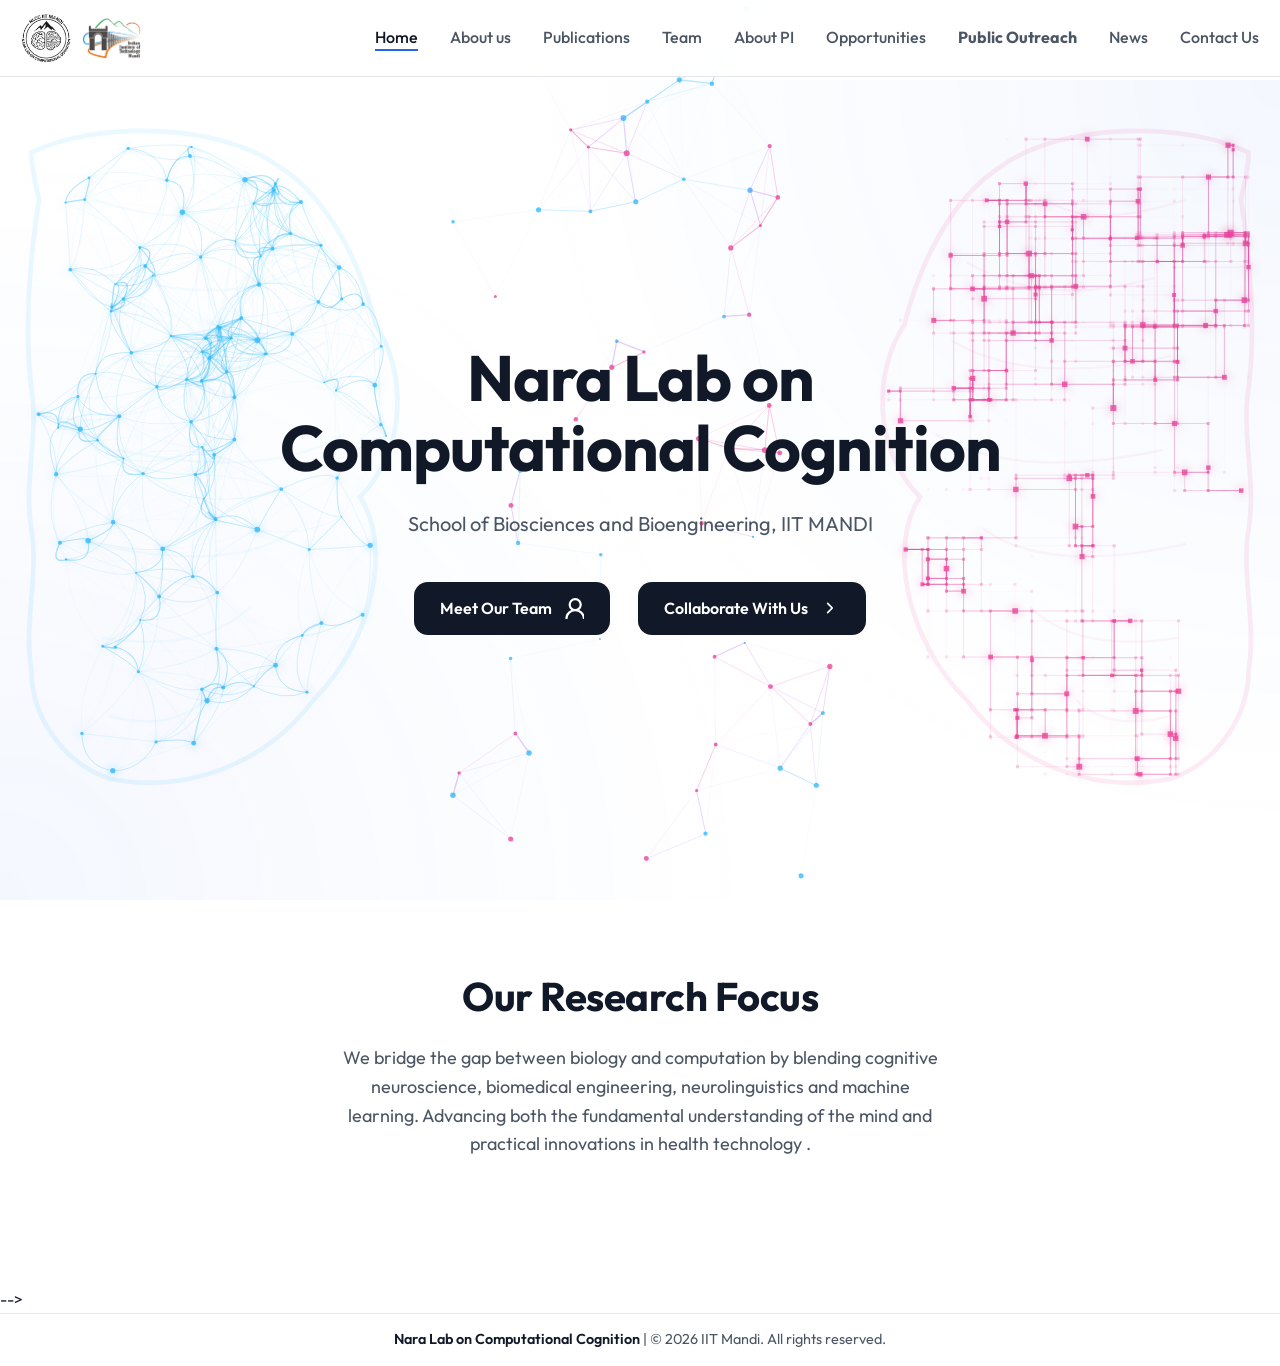
<file: index.html>
<!doctype html>
<html lang="en">
  <!-- <head>
    <meta charset="UTF-8">
    <meta name="viewport" content="width=device-width, initial-scale=1.0">
    <title>NLCC - Nara Lab on Computational Cognition</title>
    <meta name="description"
        content="Nara Lab on Computational Cognition (NLCC) explores the intersection of computation and human cognition.">
    <link rel="stylesheet" href="style.css">
</head> -->
  <head>
    <meta charset="UTF-8" />

    <meta name="viewport" content="width=device-width, initial-scale=1.0" />

    <title>Nara Lab on Computational Cognition (NLCC) | IIT Mandi</title>

    <meta
      name="description"
      content="Official website of the Nara Lab on Computational Cognition (NLCC) at IIT Mandi, advancing research in neuroscience, AI, neuroimaging, and cognitive science."
    />
    <meta
      name="keywords"
      content="NLCC, Nara Lab, IIT Mandi, Computational Cognition, Computational Neuroscience, Cognitive Science, Artificial Intelligence, Machine Learning, Deep Learning, Neuroimaging, Brain Research, Neuroscience"
    />

    <meta name="author" content="Nara Lab on Computational Cognition" />

    <meta name="robots" content="index, follow" />

    <link rel="canonical" href="https://nlcciitm.github.io/Website/" />

    <meta name="theme-color" content="#f3f4f6" />

    <meta property="og:type" content="website" />

    <meta property="og:locale" content="en_US" />

    <meta
      property="og:site_name"
      content="Nara Lab on Computational Cognition"
    />

    <meta
      property="og:title"
      content="Nara Lab on Computational Cognition (NLCC) | IIT Mandi"
    />

    <meta
      property="og:description"
      content="Official website of the Nara Lab on Computational Cognition (NLCC), IIT Mandi. Research in computational neuroscience, cognitive science, AI, machine learning, neuroimaging, and brain-inspired computing."
    />

    <meta property="og:url" content="https://nlcciitm.github.io/Website/" />

    <meta
      property="og:image"
      content="https://nlcciitm.github.io/Website/images/nlcc_front_view.png"
    />

    <meta
      property="og:image:secure_url"
      content="https://nlcciitm.github.io/Website/images/nlcc_front_view.png"
    />

    <meta property="og:image:type" content="image/png" />

    <meta property="og:image:width" content="1538" />

    <meta property="og:image:height" content="574" />

    <meta
      property="og:image:alt"
      content="Nara Lab on Computational Cognition (NLCC) at IIT Mandi"
    />

    <meta name="twitter:card" content="summary_large_image" />

    <meta
      name="twitter:title"
      content="Nara Lab on Computational Cognition (NLCC) | IIT Mandi"
    />

    <meta
      name="twitter:description"
      content="Official website of the Nara Lab on Computational Cognition (NLCC), IIT Mandi."
    />

    <meta
      name="twitter:image"
      content="https://nlcciitm.github.io/Website/images/nlcc_front_view.png"
    />

    <meta
      name="twitter:image:alt"
      content="Nara Lab on Computational Cognition (NLCC) at IIT Mandi"
    />

    <script type="application/ld+json">
      {
        "@context": "https://schema.org",
        "@type": "ResearchOrganization",
        "name": "Nara Lab on Computational Cognition",
        "alternateName": "NLCC",
        "url": "https://nlcciitm.github.io/Website/",
        "logo": "https://nlcciitm.github.io/Website/images/nlcc_front_view.png",
        "image": "https://nlcciitm.github.io/Website/images/nlcc_front_view.png",
        "description": "Research laboratory at IIT Mandi focusing on computational neuroscience, cognitive science, artificial intelligence, machine learning, neuroimaging, and brain inspired computing.",
        "parentOrganization": {
          "@type": "CollegeOrUniversity",
          "name": "Indian Institute of Technology Mandi"
        }
      }
    </script>

    <link rel="stylesheet" href="style.css" />
  </head>

  <body>
    <canvas id="neuronCanvas"></canvas>
    <nav>
      <div class="nav-container">
        <!-- <a href="index.html" class="active" class="logo"> -->
        <a href="index.html" class="logo active">
          <img src="images/logo.jpg" alt="NLCC Logo" class="logo-img" />
          <img src="images/iitlogo.png" alt="IIT Mandi Logo" class="logo-img" />
        </a>
        <div class="menu-toggle" id="mobile-menu">
          <span class="bar"></span>
          <span class="bar"></span>
          <span class="bar"></span>
        </div>
        <ul class="nav-links">
          <!-- <li><a href="index.html" class="active">Home</a></li> -->
          <li><a href="./" class="active">Home</a></li>
          <!--So that the url shows the website link only  -->
          <li><a href="about.html">About us</a></li>
          <li><a href="publications.html">Publications</a></li>
          <li><a href="team.html">Team</a></li>
          <li><a href="about_pi.html">About PI</a></li>
          <li><a href="opportunities.html">Opportunities</a></li>
          <li><a href="workshops.html" class="blink">Public Outreach</a></li>
          <li><a href="news.html">News</a></li>
          <li><a href="contact.html">Contact Us</a></li>
        </ul>
      </div>
    </nav>

    <main>
      <section class="hero">
        <div class="hero-content animate-fade-in">
          <h1>Nara Lab on<br />Computational Cognition</h1>
          <p>School of Biosciences and Bioengineering, IIT MANDI</p>
          <!-- prev -->
          <!-- <div class="hero-buttons">
            <a href="team.html" class="btn btn-primary">Meet Our Team</a>
            <a href="contact.html" class="btn btn-outline"
              >Collaborate With Us</a
            >
          </div> -->
          <!-- updated  -->
          <div class="hero-buttons">
            <a href="team.html" class="gradient-btn">
              <span class="gradient-border"></span>

              <span class="gradient-content">
                <span class="text">Meet Our Team</span>

                <svg
                  class="arrow-icon"
                  viewBox="0 0 20 20"
                  fill="currentColor"
                  aria-hidden="true"
                  xmlns="http://www.w3.org/2000/svg"
                >
                  <g>
                    <path
                      fill-rule="evenodd"
                      clip-rule="evenodd"
                      d="m15.626 11.769a6 6 0 1 0 -7.252 0 9.008 9.008 0 0 0 -5.374 8.231 3 3 0 0 0 3 3h12a3 3 0 0 0 3-3 9.008 9.008 0 0 0 -5.374-8.231zm-7.626-4.769a4 4 0 1 1 4 4 4 4 0 0 1 -4-4zm10 14h-12a1 1 0 0 1 -1-1 7 7 0 0 1 14 0 1 1 0 0 1 -1 1z"
                    />
                  </g>
                </svg>
              </span>
            </a>
            <a href="contact.html" class="gradient-btn">
              <span class="gradient-border"></span>

              <span class="gradient-content">
                <span class="text">Collaborate With Us</span>

                <svg
                  class="arrow-icon"
                  viewBox="0 0 20 20"
                  fill="currentColor"
                  aria-hidden="true"
                >
                  <path
                    fill-rule="evenodd"
                    clip-rule="evenodd"
                    d="M8.22 5.22a.75.75 0 0 1 1.06 0l4.25 4.25a.75.75 0 0 1 0 1.06l-4.25 4.25a.75.75 0 0 1-1.06-1.06L11.94 10 8.22 6.28a.75.75 0 0 1 0-1.06Z"
                  />
                </svg>
              </span>
            </a>
          </div>
        </div>
      </section>

      <section class="container" id="about">
        <h2 class="section-title">Our Research Focus</h2>
        <p class="section-subtitle">
          We bridge the gap between biology and computation by blending
          cognitive neuroscience, biomedical engineering, neurolinguistics and
          machine learning. Advancing both the fundamental understanding of the
          mind and practical innovations in health technology .
        </p>

        <!--<div class="grid">
                <div class="card animate-fade-in delay-1">
                    <h3>Cognitive Modeling</h3>
                    <p>Building mathematical and algorithmic models that accurately simulate diverse human cognitive
                        processes spanning from memory to complex decision making.</p>
                </div>
                <div class="card animate-fade-in delay-2">
                    <h3>Machine Learning</h3>
                    <p>Leveraging biologically-inspired neural networks and reinforcement learning to develop more
                        robust, interpretable, and adaptable artificial intelligence.</p>
                </div>
                <div class="card animate-fade-in delay-1">
                    <h3>Human-AI Interaction</h3>
                    <p>Investigating how artificial cognitive architectures can be designed to better align with human
                        reasoning patterns for seamless collaboration.</p>
                </div>
            </div>-->
      </section>
      <!--<section
        class="container"
        id="workshops"
        style="
          background-color: var(--bg-secondary);
          border-radius: var(--radius);
          padding: 4rem 2rem;
          margin-bottom: 2rem;
        "
      >
        <h2 class="section-title">Upcoming Events</h2>
        <p class="section-subtitle">
          Join us for deep-dives into cognitive modeling and AI-driven
          healthcare solutions.
        </p>
        <div class="grid" style="grid-template-columns: 1fr; gap: 2rem">
          <div
            class="card animate-fade-in delay-1"
            style="
              display: flex;
              justify-content: space-between;
              align-items: center;
              flex-wrap: wrap;
              gap: 1rem;
              border-color: var(--accent);
            "
          >
            <div>
              <h3
                style="
                  color: var(--text-primary);
                  font-size: 1.5rem;
                  margin-bottom: 0.5rem;
                "
              >
                CuttingGardens 2026, IIT Mandi Garden 
              </h3>
              <p
                style="
                  font-weight: 500;
                  font-size: 1rem;
                  color: var(--text-primary);
                  margin-bottom: 0.5rem;
                "
              >
                Date: Sept 21-25,2026 | Location: IIT Mandi
              </p>
              <p style="color: var(--text-secondary)">
                CuttingGardens is a global conference and India’s first and one of
                its kind conference dedicated to cutting-edge EEG research,
                bringing together researchers from academia, industry and
                clinicians to explore the advances in EEG domain.
              </p>
            </div>
            <div>
              <a
                href="workshops.html"
                class="btn btn-primary"
                style="margin-bottom: 0.5rem; display: inline-block"
                >View</a
              >
              <br />
              <!--<a href="workshops.html" class="btn btn-outline" style="margin-left: 0;">Register Now</a>-->
            </div>
          </div>
        </div>
      </section> -->
    </main>

    <!-- <footer>
      <div class="footer-content">
        <div class="footer-logo">Nara Lab on Computational Cognition</div>
        <p>&copy; 2026 NLCC. All rights reserved.</p>
      </div>
    </footer> -->
    <footer>
      <div class="footer-content">
        <p>
          <strong>Nara Lab on Computational Cognition</strong> | © 2026 IIT
          Mandi. All rights reserved.
        </p>
      </div>
    </footer>
    <script src="neurons.js"></script>

    <script>
      document.addEventListener("DOMContentLoaded", () => {
        const mobileMenu = document.getElementById("mobile-menu");
        const navLinks = document.querySelector(".nav-links");
        if (mobileMenu) {
          mobileMenu.addEventListener("click", () => {
            navLinks.classList.toggle("active");
            mobileMenu.classList.toggle("active");
          });
        }
      });
    </script>
  </body>
</html>
</file>
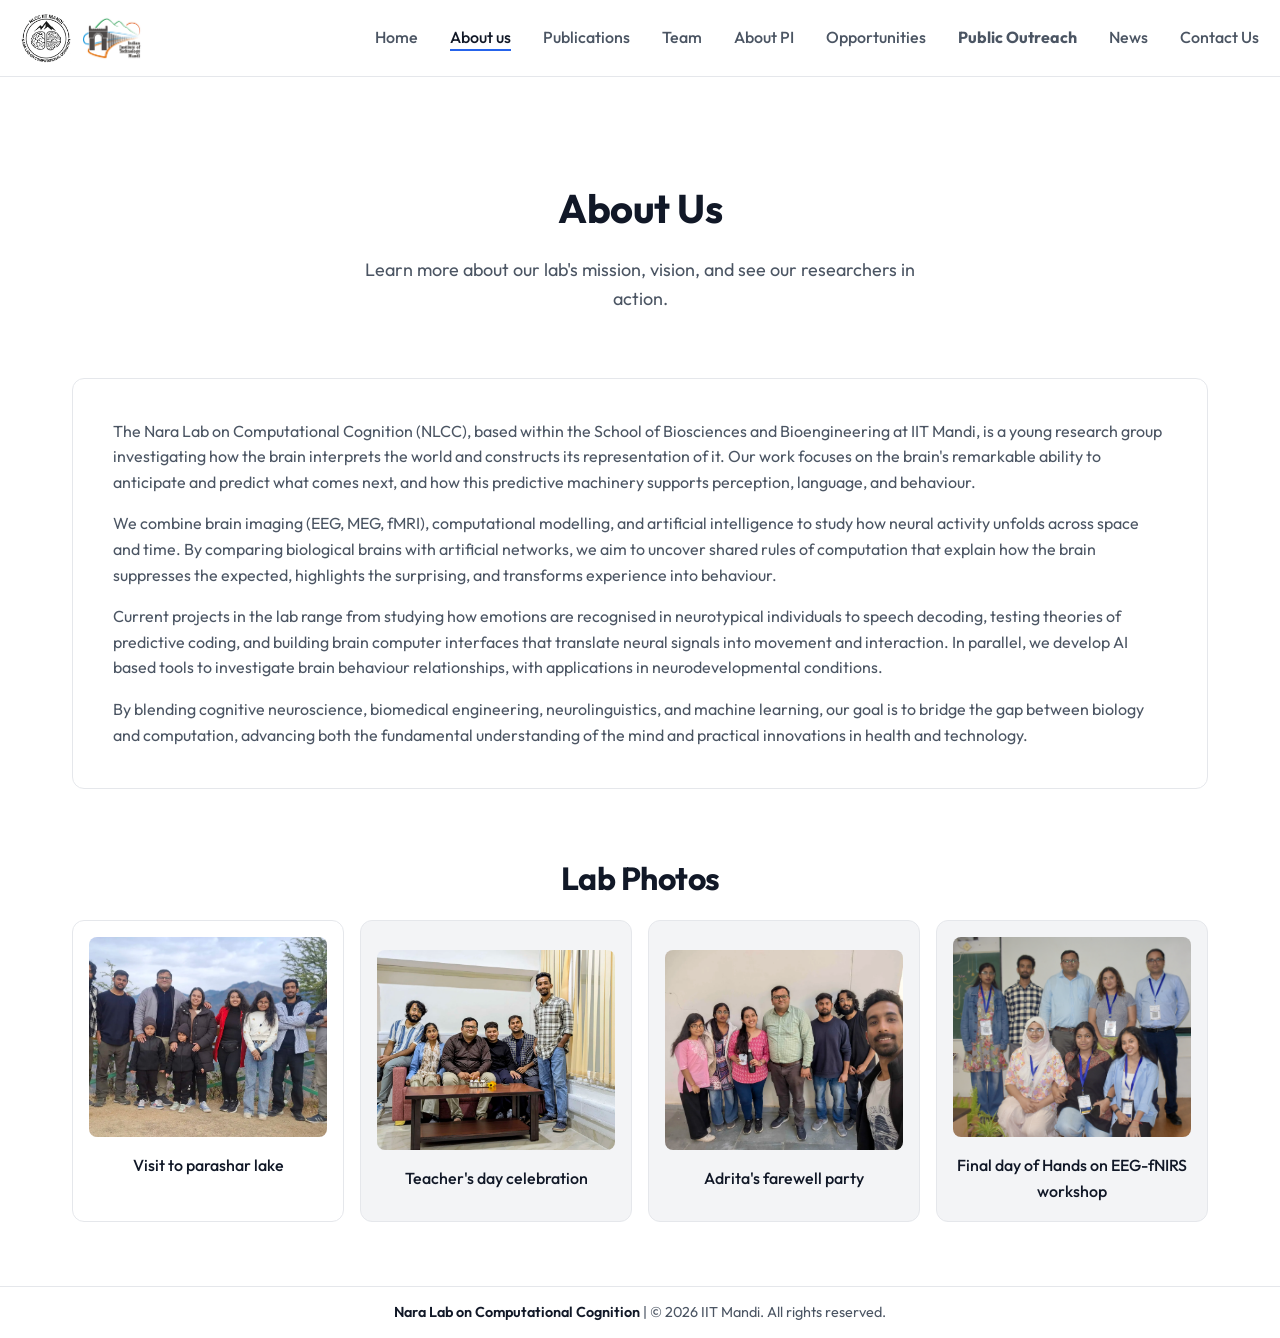
<file: about.html>
<!doctype html>
<html lang="en">
  <head>
    <meta charset="UTF-8" />
    <meta name="viewport" content="width=device-width, initial-scale=1.0" />
    <title>About Us - NLCC</title>
    <meta
      name="description"
      content="About Nara Lab on Computational Cognition and our lab photos."
    />
    <link rel="stylesheet" href="style.css" />
  </head>

  <body>
    <nav>
      <div class="nav-container">
        <a href="index.html" class="logo">
          <img src="images/logo.jpg" alt="NLCC Logo" class="logo-img" />
          <img src="images/iitlogo.png" alt="IIT Mandi Logo" class="logo-img" />
        </a>
        <div class="menu-toggle" id="mobile-menu">
          <span class="bar"></span>
          <span class="bar"></span>
          <span class="bar"></span>
        </div>
        <ul class="nav-links">
          <li><a href="index.html">Home</a></li>
          <!-- <li><a href="about.html" class="active">About us</a></li> -->
          <li><a href="./" class="active">About us</a></li>
          <li><a href="publications.html">Publications</a></li>
          <li><a href="team.html">Team</a></li>
          <li><a href="about_pi.html">About PI</a></li>
          <li><a href="opportunities.html">Opportunities</a></li>
          <li><a href="workshops.html" class="blink">Public Outreach</a></li>
          <li><a href="news.html">News</a></li>
          <li><a href="contact.html">Contact Us</a></li>
        </ul>
      </div>
    </nav>

    <main>
      <div class="container" style="padding-top: 6rem">
        <h1 class="section-title animate-fade-in">About Us</h1>
        <p class="section-subtitle animate-fade-in delay-1">
          Learn more about our lab's mission, vision, and see our researchers in
          action.
        </p>

        <div class="card animate-fade-in delay-1" style="margin-bottom: 3rem">
          <p style="margin-bottom: 1rem">
            The Nara Lab on Computational Cognition (NLCC), based within the
            School of Biosciences and Bioengineering at IIT Mandi, is a young
            research group investigating how the brain interprets the world and
            constructs its representation of it. Our work focuses on the brain's
            remarkable ability to anticipate and predict what comes next, and
            how this predictive machinery supports perception, language, and
            behaviour.
          </p>
          <p style="margin-bottom: 1rem">
            We combine brain imaging (EEG, MEG, fMRI), computational modelling,
            and artificial intelligence to study how neural activity unfolds
            across space and time. By comparing biological brains with
            artificial networks, we aim to uncover shared rules of computation
            that explain how the brain suppresses the expected, highlights the
            surprising, and transforms experience into behaviour.
          </p>
          <p style="margin-bottom: 1rem">
            Current projects in the lab range from studying how emotions are
            recognised in neurotypical individuals to speech decoding, testing
            theories of predictive coding, and building brain computer
            interfaces that translate neural signals into movement and
            interaction. In parallel, we develop AI based tools to investigate
            brain behaviour relationships, with applications in
            neurodevelopmental conditions.
          </p>
          <p>
            By blending cognitive neuroscience, biomedical engineering,
            neurolinguistics, and machine learning, our goal is to bridge the
            gap between biology and computation, advancing both the fundamental
            understanding of the mind and practical innovations in health and
            technology.
          </p>
        </div>

        <h2
          class="section-title animate-fade-in"
          style="font-size: 2rem; margin-top: 4rem"
        >
          Lab Photos
        </h2>
        <div
          class="grid"
          style="
            grid-template-columns: repeat(auto-fit, minmax(250px, 1fr));
            gap: 1rem;
          "
        >
          <!-- Placeholder for Lab Photos -->
          <div
            class="card animate-fade-in delay-1"
            style="
              padding: 1rem;
              display: flex;
              flex-direction: column;
              align-items: center;
              background-color: var(--bg-primary);
            "
          >
            <img
              src="images/g1.webp"
              alt="Lab Activity 1"
              style="
                width: 100%;
                height: 200px;
                object-fit: cover;
                border-radius: 8px;
                margin-bottom: 1rem;
              "
            />
            <p
              style="
                text-align: center;
                color: var(--text-primary);
                font-weight: 500;
                margin: 0;
              "
            >
              Visit to parashar lake
            </p>
          </div>
          <div
            class="card animate-fade-in delay-2"
            style="
              padding: 1rem;
              display: flex;
              flex-direction: column;
              align-items: center;
              justify-content: center;
              background-color: var(--bg-secondary);
              min-height: 200px;
            "
          >
            <img
              src="images/g2.webp"
              alt="Lab Activity 1"
              style="
                width: 100%;
                height: 200px;
                object-fit: cover;
                border-radius: 8px;
                margin-bottom: 1rem;
              "
            />
            <p
              style="
                text-align: center;
                color: var(--text-primary);
                font-weight: 500;
                margin: 0;
              "
            >
              Teacher's day celebration
            </p>
          </div>
          <div
            class="card animate-fade-in delay-1"
            style="
              padding: 1rem;
              display: flex;
              flex-direction: column;
              align-items: center;
              justify-content: center;
              background-color: var(--bg-secondary);
              min-height: 200px;
            "
          >
            <img
              src="images/g3.webp"
              alt="Lab Activity 1"
              style="
                width: 100%;
                height: 200px;
                object-fit: cover;
                border-radius: 8px;
                margin-bottom: 1rem;
              "
            />
            <p
              style="
                text-align: center;
                color: var(--text-primary);
                font-weight: 500;
                margin: 0;
              "
            >
              Adrita's farewell party
            </p>
          </div>
          <div
            class="card animate-fade-in delay-2"
            style="
              padding: 1rem;
              display: flex;
              flex-direction: column;
              align-items: center;
              justify-content: center;
              background-color: var(--bg-secondary);
              min-height: 200px;
            "
          >
            <img
              src="images/g4.png"
              alt="Lab Activity 1"
              style="
                width: 100%;
                height: 200px;
                object-fit: cover;
                border-radius: 8px;
                margin-bottom: 1rem;
              "
            />
            <p
              style="
                text-align: center;
                color: var(--text-primary);
                font-weight: 500;
                margin: 0;
              "
            >
              Final day of Hands on EEG-fNIRS workshop 
            </p>
          </div>
        </div>
      </div>
    </main>

    <!-- <footer>
      <div class="footer-content">
        <div class="footer-logo">Nara Lab on Computational Cognition</div>
        <p>&copy; 2026 NLCC. All rights reserved.</p>
      </div>
    </footer> -->
    <footer>
      <div class="footer-content">
        <p>
          <strong>Nara Lab on Computational Cognition</strong> | © 2026 IIT
          Mandi. All rights reserved.
        </p>
      </div>
    </footer>

    <!-- Add a simple IntersectionObserver script to trigger animations on scroll -->
    <script>
      document.addEventListener("DOMContentLoaded", () => {
        const observer = new IntersectionObserver(
          (entries) => {
            entries.forEach((entry) => {
              if (entry.isIntersecting) {
                entry.target.classList.add("animate-fade-in");
                observer.unobserve(entry.target);
              }
            });
          },
          {
            threshold: 0.1,
          },
        );

        document.querySelectorAll(".card").forEach((el) => {
          // Remove animation initially for items not in viewport
          el.style.opacity = "0";
          el.classList.remove("animate-fade-in", "delay-1", "delay-2");
          observer.observe(el);
        });
      });
    </script>

    <script>
      document.addEventListener("DOMContentLoaded", () => {
        const mobileMenu = document.getElementById("mobile-menu");
        const navLinks = document.querySelector(".nav-links");
        if (mobileMenu) {
          mobileMenu.addEventListener("click", () => {
            navLinks.classList.toggle("active");
            mobileMenu.classList.toggle("active");
          });
        }
      });
    </script>
  </body>
</html>
</file>
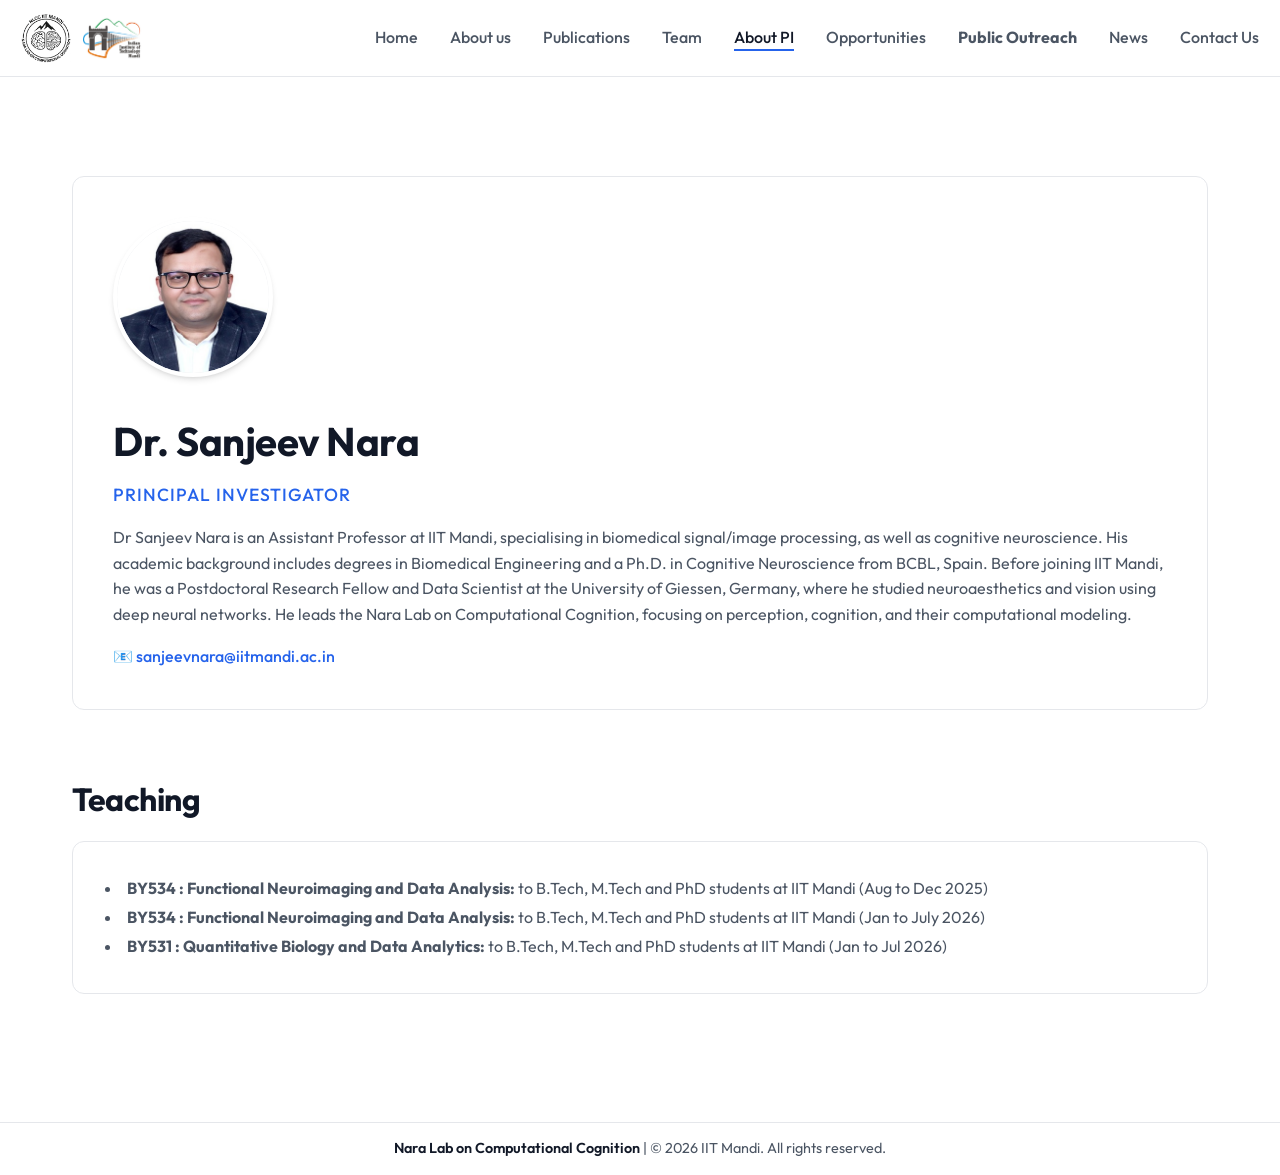
<file: about_pi.html>
<!DOCTYPE html>
<html lang="en">

<head>
    <meta charset="UTF-8">
    <meta name="viewport" content="width=device-width, initial-scale=1.0">
    <title>About PI - NLCC</title>
    <meta name="description"
        content="About Dr. Sanjeev Nara, Principal Investigator at NLCC, including teaching and institutional responsibilities.">
    <link rel="stylesheet" href="style.css">
</head>

<body>
    <nav>
        <div class="nav-container">
            <a href="index.html" class="logo">
                <img src="images/logo.jpg" alt="NLCC Logo" class="logo-img">
                <img src="images/iitlogo.png" alt="IIT Mandi Logo" class="logo-img">
            </a>
            <div class="menu-toggle" id="mobile-menu">
                <span class="bar"></span>
                <span class="bar"></span>
                <span class="bar"></span>
            </div>
            <ul class="nav-links">
                <li><a href="index.html">Home</a></li>
                <li><a href="about.html">About us</a></li>
                <li><a href="publications.html">Publications</a></li>
                <li><a href="team.html">Team</a></li>
                <li><a href="./" class="active">About PI</a></li>
                <li><a href="opportunities.html">Opportunities</a></li>
                <li><a href="workshops.html" class="blink">Public Outreach</a></li>
                <li><a href="news.html">News</a></li>
                <li><a href="contact.html">Contact Us</a></li>
            </ul>
        </div>
    </nav>

    <main>
        <div class="container" style="padding-top: 6rem;">
            <!-- Principal Investigator Profile -->
            <div class="card animate-fade-in delay-1"
                style="display: flex; flex-direction: column; gap: 2rem; margin-bottom: 4rem;">
                <div style="display: flex; gap: 2rem; align-items: flex-start; flex-wrap: wrap;">
                    <div class="member-image"
                        style="margin: 0; flex-shrink: 0; padding: 0; overflow: hidden; height: 160px; width: 160px;">
                        <img src="images/sn.webp" alt="Sanjeev Nara"
                            style="width: 100%; height: 100%; object-fit: cover; border-radius: 50%;">
                    </div>
                    <div style="flex-grow: 1;">
                        <h1 class="section-title" style="text-align: left; margin-top: 0; margin-bottom: 0.5rem;">Dr.
                            Sanjeev Nara</h1>
                        <div class="member-role" style="margin-bottom: 1rem; font-size: 1.1rem;">Principal Investigator
                        </div>
                        <p style="font-size: 1rem; margin-bottom: 1rem; color: var(--text-secondary);">
                            Dr Sanjeev Nara is an Assistant Professor at IIT Mandi, specialising in biomedical
                            signal/image processing, as well as cognitive neuroscience. His academic background includes
                            degrees in Biomedical Engineering and a Ph.D. in Cognitive Neuroscience from BCBL, Spain.
                            Before joining IIT Mandi, he was a Postdoctoral Research Fellow and Data Scientist at the
                            University of Giessen, Germany, where he studied neuroaesthetics and vision using deep
                            neural networks. He leads the Nara Lab on Computational Cognition, focusing on perception,
                            cognition, and their computational modeling.
                        </p>
                        <a href="mailto:sanjeevnara@iitmandi.ac.in"
                            style="font-size: 1rem; color: var(--accent); text-decoration: none; font-weight: 500;">
                            📧 sanjeevnara@iitmandi.ac.in
                        </a>
                    </div>
                </div>
            </div>

            <!-- Teaching Section -->
            <h2 class="section-title animate-fade-in delay-1"
                style="font-size: 2rem; margin-top: 2rem; text-align: left;">Teaching</h2>
            <div class="grid animate-fade-in delay-2"
                style="grid-template-columns: 1fr; gap: 1rem; margin-bottom: 4rem;">
                <div class="card" style="padding: 2rem;">
                    <ul style="list-style-position: inside; color: var(--text-secondary); line-height: 1.8;">
                        <li><strong>BY534 : Functional Neuroimaging and Data Analysis:</strong> to B.Tech, M.Tech and
                            PhD students at IIT Mandi (Aug to Dec 2025)</li>
                        <li><strong>BY534 : Functional Neuroimaging and Data Analysis:</strong> to B.Tech, M.Tech and
                            PhD students at IIT Mandi (Jan to July 2026)</li>
                        <li><strong>BY531 : Quantitative Biology and Data Analytics:</strong> to B.Tech, M.Tech and PhD
                            students
                            at IIT Mandi (Jan to Jul 2026)</li>





                    </ul>
                </div>
            </div>

            <!-- Institutional Responsibilities Section 
            <h2 class="section-title animate-fade-in delay-1"
                style="font-size: 2rem; margin-top: 2rem; text-align: left;">Institutional Responsibilities</h2>
            <div class="grid animate-fade-in delay-2"
                style="grid-template-columns: 1fr; gap: 1rem; margin-bottom: 4rem;">
                <div class="card" style="padding: 2rem;">
                    <ul style="list-style-position: inside; color: var(--text-secondary); line-height: 1.8;">
                        <li><strong>Committee Member:</strong> Bioscience Program Committee</li>
                        <li><strong>Advisor:</strong> Biomedical Engineering Student Group</li>
                        
                    </ul>
                </div>
            </div>
            -->
        </div>
    </main>

    <!-- <footer>
        <div class="footer-content">
            <div class="footer-logo">Nara Lab on Computational Cognition</div>
            <p>&copy; 2026 NLCC. All rights reserved.</p>
        </div>
    </footer> -->
    <footer>
      <div class="footer-content">
        <p>
          <strong>Nara Lab on Computational Cognition</strong> | © 2026 IIT
          Mandi. All rights reserved.
        </p>
      </div>
    </footer>

    <!-- IntersectionObserver for Animations -->
    <script>
        document.addEventListener('DOMContentLoaded', () => {
            const observer = new IntersectionObserver((entries) => {
                entries.forEach((entry) => {
                    if (entry.isIntersecting) {
                        entry.target.classList.add('animate-fade-in');
                        observer.unobserve(entry.target);
                    }
                });
            }, {
                threshold: 0.1
            });

            document.querySelectorAll('.card, .section-title, .grid').forEach((el) => {
                el.style.opacity = '0';
                observer.observe(el);
            });
        });
    </script>

    <!-- Mobile Navigation Toggle -->
    <script>
        document.addEventListener('DOMContentLoaded', () => {
            const mobileMenu = document.getElementById('mobile-menu');
            const navLinks = document.querySelector('.nav-links');
            if (mobileMenu) {
                mobileMenu.addEventListener('click', () => {
                    navLinks.classList.toggle('active');
                    mobileMenu.classList.toggle('active');
                });
            }
        });
    </script>
</body>

</html>
</file>
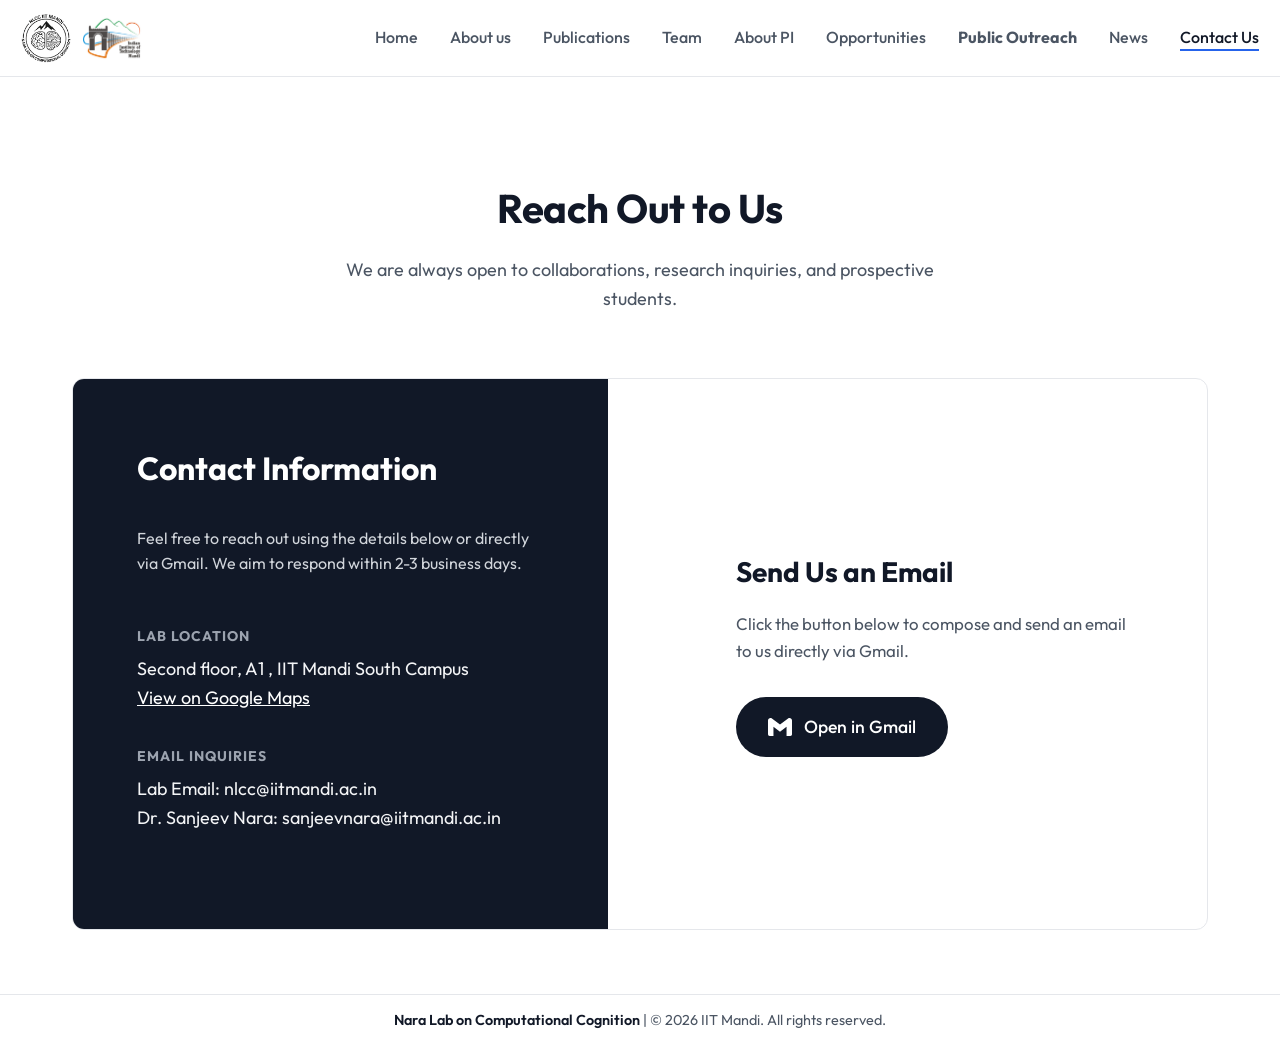
<file: contact.html>
<!doctype html>
<html lang="en">

<head>
  <meta charset="UTF-8" />
  <meta name="viewport" content="width=device-width, initial-scale=1.0" />
  <title>Reach Out - NLCC</title>
  <meta name="description" content="Contact the Nara Lab on Computational Cognition." />
  <link rel="stylesheet" href="style.css" />
</head>

<body>
  <nav>
    <div class="nav-container">
      <a href="index.html" class="logo">
        <img src="images/logo.jpg" alt="NLCC Logo" class="logo-img" />
        <img src="images/iitlogo.png" alt="IIT Mandi Logo" class="logo-img" />
      </a>
      <div class="menu-toggle" id="mobile-menu">
        <span class="bar"></span>
        <span class="bar"></span>
        <span class="bar"></span>
      </div>
      <ul class="nav-links">
        <li><a href="index.html">Home</a></li>
        <li><a href="about.html">About us</a></li>
        <li><a href="publications.html">Publications</a></li>
        <li><a href="team.html">Team</a></li>
        <li><a href="about_pi.html">About PI</a></li>
        <li><a href="opportunities.html">Opportunities</a></li>
        <li><a href="workshops.html" class="blink">Public Outreach</a></li>
        <li><a href="news.html">News</a></li>
        <li><a href="./" class="active">Contact Us</a></li>
      </ul>
    </div>
  </nav>

  <main>
    <div class="container" style="padding-top: 6rem">
      <h1 class="section-title animate-fade-in">Reach Out to Us</h1>
      <p class="section-subtitle animate-fade-in delay-1">
        We are always open to collaborations, research inquiries, and
        prospective students.
      </p>

      <div class="contact-wrapper animate-fade-in delay-2">
        <div class="contact-info">
          <h3>Contact Information</h3>
          <p style="margin-bottom: 3rem; color: #d1d5db">
            Feel free to reach out using the details below or directly via Gmail.
            We aim to respond within 2-3 business days.
          </p>

          <div class="info-item">
            <h4>Lab Location</h4>
            <p>
              Second floor, A1 , IIT Mandi South Campus<br />
              <a href="https://maps.app.goo.gl/5Brv382YDp74A7vS9" target="_blank"
                style="color: white; text-decoration: underline">View on Google Maps</a>
            </p>
          </div>

          <div class="info-item">
            <h4>Email Inquiries</h4>
            <p>
              Lab Email: nlcc@iitmandi.ac.in<br />Dr. Sanjeev Nara:
              sanjeevnara@iitmandi.ac.in
            </p>
          </div>

          <!--*<div class="info-item">
                        <h4>Follow Our Research</h4>
                        <p style="margin-top: 0.5rem;">
                            <a href="#" style="color: white; text-decoration: underline; margin-right: 1rem;">Google
                                Scholar</a>
                            <a href="#" style="color: white; text-decoration: underline;">GitHub Repository</a>
                        </p>
                    </div>-->
        </div>

        <div class="contact-form"
          style="display: flex; flex-direction: column; justify-content: center; align-items: flex-start; padding: 4rem;">
          <h3 style="font-size: 1.75rem; margin-bottom: 1rem; color: var(--text-primary);">Send Us an Email</h3>
          <p style="color: var(--text-secondary); margin-bottom: 2rem; font-size: 1.05rem;">
            Click the button below to compose and send an email to us directly via Gmail.
          </p>
          <a href="https://mail.google.com/mail/?view=cm&fs=1&to=nlcc@iitmandi.ac.in" target="_blank"
            rel="noopener noreferrer" class="btn btn-primary"
            style="display: inline-flex; align-items: center; gap: 0.75rem; text-decoration: none; font-size: 1.1rem; padding: 1rem 2rem;">
            <svg xmlns="http://www.w3.org/2000/svg" width="24" height="24" viewBox="0 0 24 24" fill="currentColor">
              <path
                d="M24 5.457v13.909c0 .904-.732 1.636-1.636 1.636h-3.819V11.73L12 16.64l-6.545-4.91v9.273H1.636A1.636 1.636 0 0 1 0 19.366V5.457c0-2.023 2.309-3.178 3.927-1.964L12 9.49l8.073-5.997C21.69 2.28 24 3.434 24 5.457z" />
            </svg>
            Open in Gmail
          </a>
        </div>
      </div>
    </div>
  </main>

  <!-- <footer>
        <div class="footer-content">
            <div class="footer-logo">Nara Lab on Computational Cognition</div>
            <p>&copy; 2026 NLCC. All rights reserved.</p>
        </div>
    </footer> -->
  <footer>
    <div class="footer-content">
      <p>
        <strong>Nara Lab on Computational Cognition</strong> | © 2026 IIT
        Mandi. All rights reserved.
      </p>
    </div>
  </footer>

  <script>
    document.addEventListener("DOMContentLoaded", () => {
      // Trigger the animation for the contact wrapper
      setTimeout(() => {
        document.querySelector(".contact-wrapper").style.opacity = "1";
        document.querySelector(".contact-wrapper").style.transform =
          "translateY(0)";
      }, 100);
    });
  </script>

  <script>
    document.addEventListener("DOMContentLoaded", () => {
      const mobileMenu = document.getElementById("mobile-menu");
      const navLinks = document.querySelector(".nav-links");
      if (mobileMenu) {
        mobileMenu.addEventListener("click", () => {
          navLinks.classList.toggle("active");
          mobileMenu.classList.toggle("active");
        });
      }
    });
  </script>
</body>

</html>
</file>
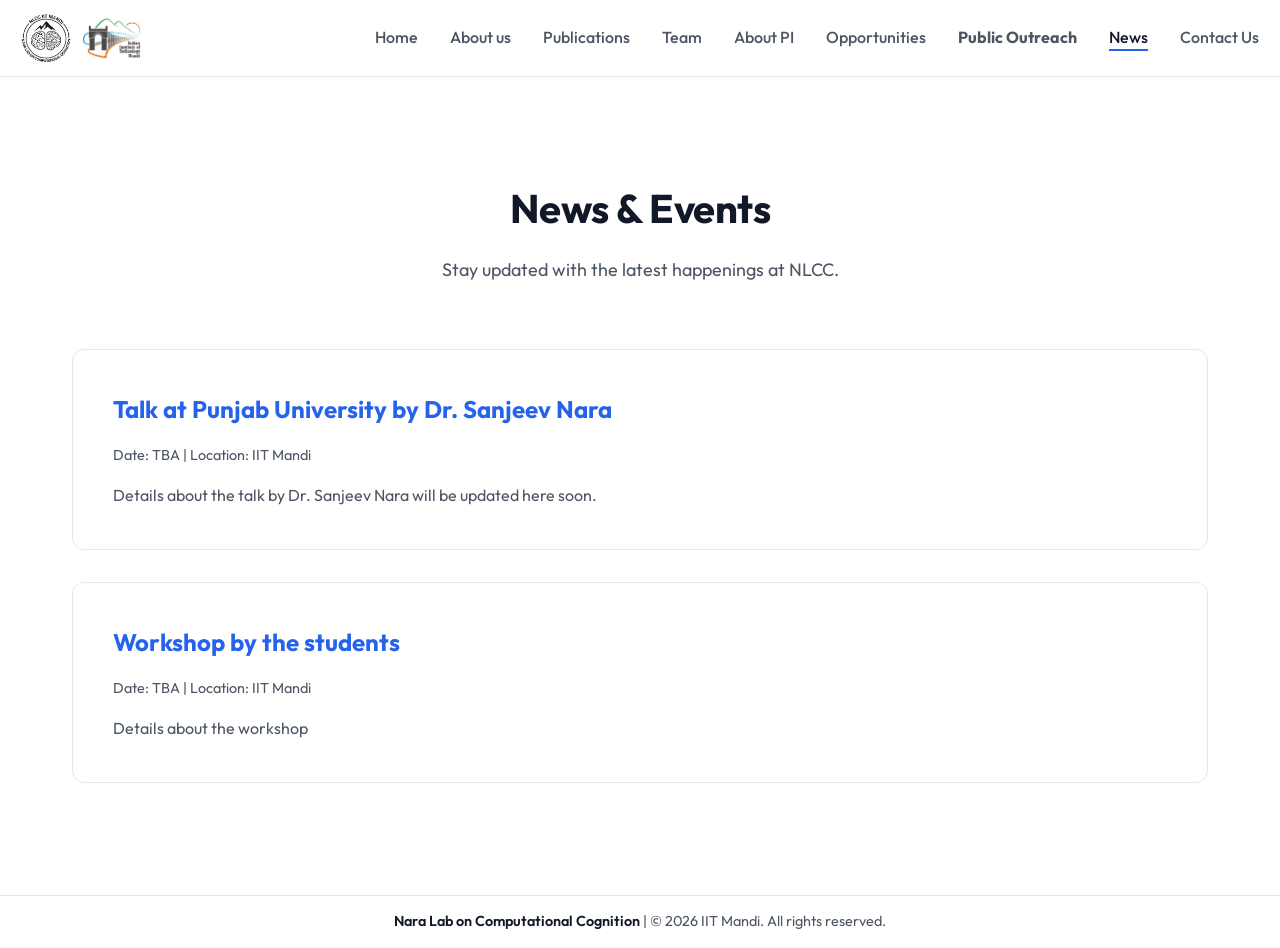
<file: news.html>
<!doctype html>
<html lang="en">
  <head>
    <meta charset="UTF-8" />
    <meta name="viewport" content="width=device-width, initial-scale=1.0" />
    <title>News - NLCC</title>
    <meta
      name="description"
      content="Latest news, talks, and workshops from Nara Lab on Computational Cognition."
    />
    <link rel="stylesheet" href="style.css" />
  </head>

  <body>
    <nav>
      <div class="nav-container">
        <a href="index.html" class="logo">
          <img src="images/logo.jpg" alt="NLCC Logo" class="logo-img" />
          <img src="images/iitlogo.png" alt="IIT Mandi Logo" class="logo-img" />
        </a>
        <div class="menu-toggle" id="mobile-menu">
          <span class="bar"></span>
          <span class="bar"></span>
          <span class="bar"></span>
        </div>
        <ul class="nav-links">
          <li><a href="index.html">Home</a></li>
          <li><a href="about.html">About us</a></li>
          <li><a href="publications.html">Publications</a></li>
          <li><a href="team.html">Team</a></li>
          <li><a href="about_pi.html">About PI</a></li>
          <li><a href="opportunities.html">Opportunities</a></li>
          <li><a href="workshops.html" class="blink">Public Outreach</a></li>
          <li><a href="./" class="active">News</a></li>
          <li><a href="contact.html">Contact Us</a></li>
        </ul>
      </div>
    </nav>

    <main>
      <div class="container" style="padding-top: 6rem">
        <h1 class="section-title animate-fade-in">News & Events</h1>
        <p class="section-subtitle animate-fade-in delay-1">
          Stay updated with the latest happenings at NLCC.
        </p>

        <!--<h2 class="section-title animate-fade-in" style="font-size: 2rem; margin-top: 4rem; text-align: left;">Talk
                by Sir</h2>-->
        <div
          class="grid"
          style="grid-template-columns: 1fr; gap: 2rem; margin-bottom: 3rem"
        >
          <div class="card animate-fade-in delay-1">
            <h3 style="margin-top: 0; color: var(--accent)">
              Talk at Punjab University by Dr. Sanjeev Nara
            </h3>
            <p
              style="
                font-size: 0.9rem;
                margin-bottom: 1rem;
                color: var(--text-secondary);
              "
            >
              Date: TBA | Location: IIT Mandi
            </p>
            <p>
              Details about the talk by Dr. Sanjeev Nara will be updated here
              soon.
            </p>
          </div>
          <div class="card animate-fade-in delay-1">
            <h3 style="margin-top: 0; color: var(--accent)">
              Workshop by the students
            </h3>
            <p
              style="
                font-size: 0.9rem;
                margin-bottom: 1rem;
                color: var(--text-secondary);
              "
            >
              Date: TBA | Location: IIT Mandi
            </p>
            <p>Details about the workshop</p>
          </div>
        </div>
        <!--
            <h2 class="section-title animate-fade-in" style="font-size: 2rem; margin-top: 4rem; text-align: left;">
                Workshop We Attended</h2>
            <div class="grid" style="grid-template-columns: 1fr; gap: 2rem; margin-bottom: 3rem;">
                <div class="card animate-fade-in delay-1">
                    <h3 style="margin-top: 0; color: var(--accent);">Recent Workshop Participation</h3>
                    <p style="font-size: 0.9rem; margin-bottom: 1rem; color: var(--text-secondary);">Date: TBA |
                        Location: Various</p>
                    <p>Details about the workshops attended by our lab members will be highlighted here.</p>
                </div>
            </div>
            -->
      </div>
    </main>

    <!-- <footer>
        <div class="footer-content">
            <div class="footer-logo">Nara Lab on Computational Cognition</div>
            <p>&copy; 2026 NLCC. All rights reserved.</p>
        </div>
    </footer> -->
    <footer>
      <div class="footer-content">
        <p>
          <strong>Nara Lab on Computational Cognition</strong> | © 2026 IIT
          Mandi. All rights reserved.
        </p>
      </div>
    </footer>

    <!-- Add a simple IntersectionObserver script to trigger animations on scroll -->
    <script>
      document.addEventListener("DOMContentLoaded", () => {
        const observer = new IntersectionObserver(
          (entries) => {
            entries.forEach((entry) => {
              if (entry.isIntersecting) {
                entry.target.classList.add("animate-fade-in");
                observer.unobserve(entry.target);
              }
            });
          },
          {
            threshold: 0.1,
          },
        );

        document
          .querySelectorAll(".card, .section-title, .section-subtitle")
          .forEach((el) => {
            el.style.opacity = "0";
            observer.observe(el);
          });
      });
    </script>

    <script>
      document.addEventListener("DOMContentLoaded", () => {
        const mobileMenu = document.getElementById("mobile-menu");
        const navLinks = document.querySelector(".nav-links");
        if (mobileMenu) {
          mobileMenu.addEventListener("click", () => {
            navLinks.classList.toggle("active");
            mobileMenu.classList.toggle("active");
          });
        }
      });
    </script>
  </body>
</html>
</file>
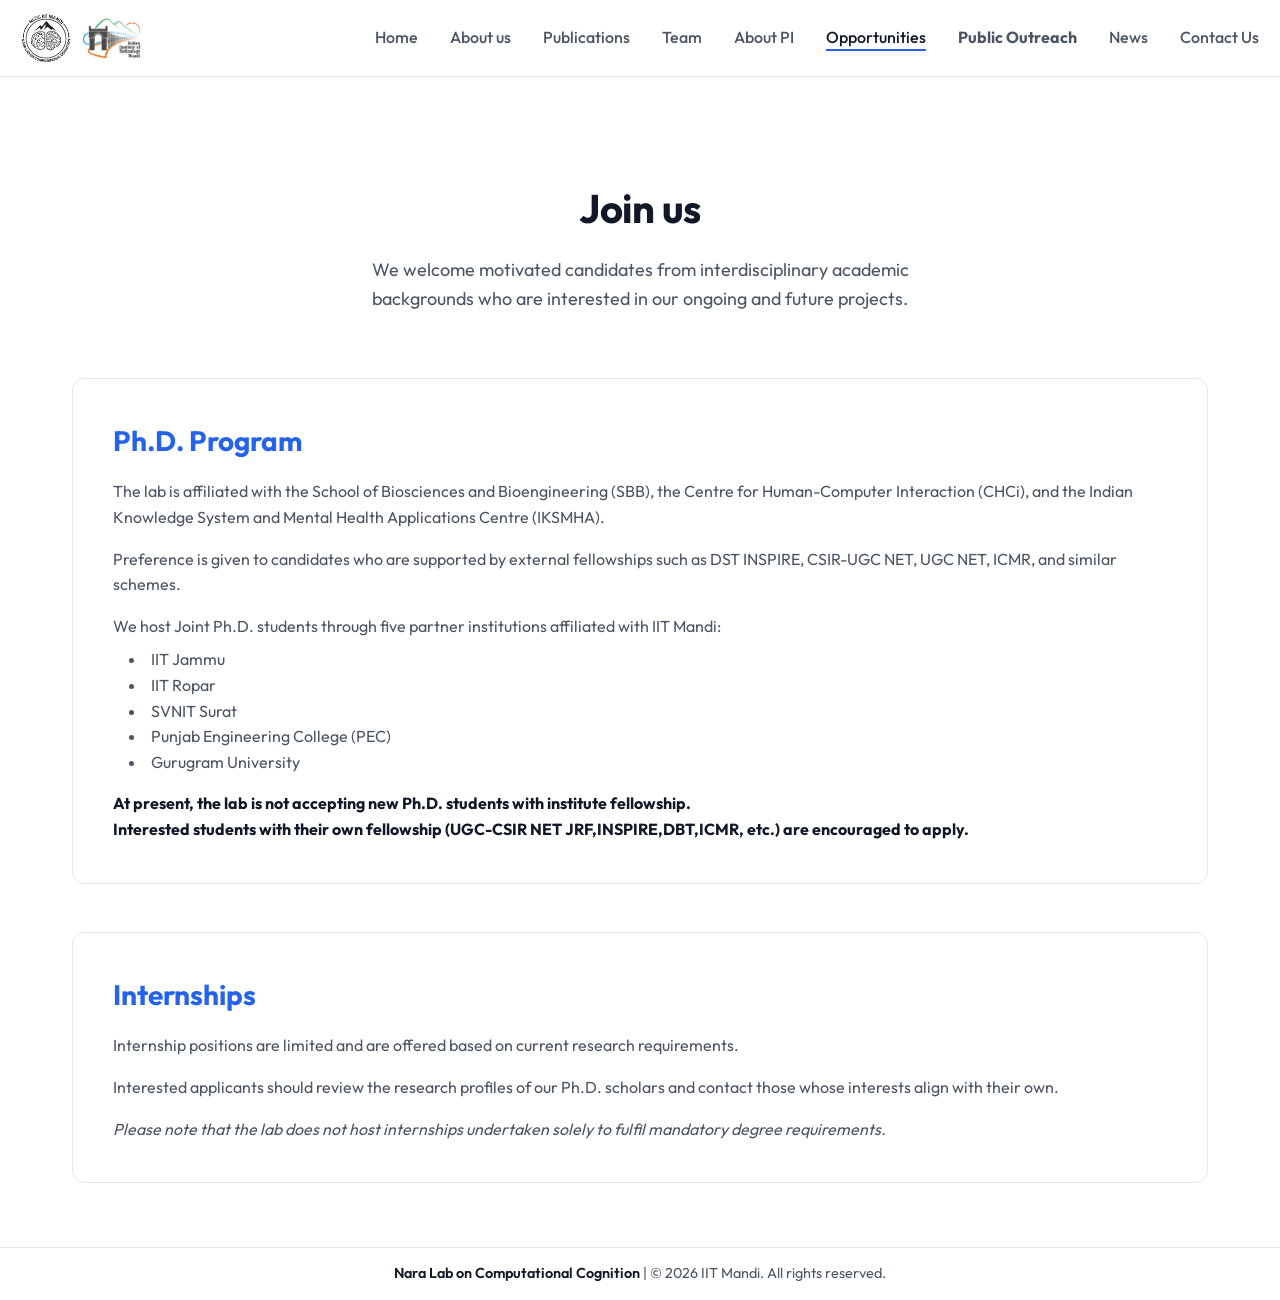
<file: opportunities.html>
<!doctype html>
<html lang="en">
  <head>
    <meta charset="UTF-8" />
    <meta name="viewport" content="width=device-width, initial-scale=1.0" />
    <title>Opportunities - NLCC</title>
    <meta
      name="description"
      content="Opportunities at Nara Lab on Computational Cognition."
    />
    <link rel="stylesheet" href="style.css" />
  </head>

  <body>
    <nav>
      <div class="nav-container">
        <a href="index.html" class="logo">
          <img src="images/logo.jpg" alt="NLCC Logo" class="logo-img" />
          <img src="images/iitlogo.png" alt="IIT Mandi Logo" class="logo-img" />
        </a>
        <div class="menu-toggle" id="mobile-menu">
          <span class="bar"></span>
          <span class="bar"></span>
          <span class="bar"></span>
        </div>
        <ul class="nav-links">
          <li><a href="index.html">Home</a></li>
          <li><a href="about.html">About us</a></li>
          <li><a href="publications.html">Publications</a></li>
          <li><a href="team.html">Team</a></li>
          <li><a href="about_pi.html">About PI</a></li>
          <li><a href="./" class="active">Opportunities</a></li>
          <li><a href="workshops.html" class="blink">Public Outreach</a></li>
          <li><a href="news.html">News</a></li>
          <li><a href="contact.html">Contact Us</a></li>
        </ul>
      </div>
    </nav>

    <main>
      <div class="container" style="padding-top: 6rem">
        <h1 class="section-title animate-fade-in">Join us</h1>
        <p class="section-subtitle animate-fade-in delay-1">
          We welcome motivated candidates from interdisciplinary academic
          backgrounds who are interested in our ongoing and future projects.
        </p>

        <div class="grid" style="grid-template-columns: 1fr; gap: 3rem">
          <div class="card animate-fade-in delay-1">
            <h3 style="color: var(--accent); font-size: 1.75rem">
              Ph.D. Program
            </h3>
            <p style="margin-bottom: 1rem">
              The lab is affiliated with the School of Biosciences and
              Bioengineering (SBB), the Centre for Human-Computer Interaction
              (CHCi), and the Indian Knowledge System and Mental Health
              Applications Centre (IKSMHA).
            </p>
            <p style="margin-bottom: 1rem">
              Preference is given to candidates who are supported by external
              fellowships such as DST INSPIRE, CSIR-UGC NET, UGC NET, ICMR, and
              similar schemes.
            </p>
            <p style="margin-bottom: 0.5rem">
              We host Joint Ph.D. students through five partner institutions
              affiliated with IIT Mandi:
            </p>
            <ul
              style="
                list-style-position: inside;
                margin-bottom: 1rem;
                color: var(--text-secondary);
                padding-left: 1rem;
              "
            >
              <li>IIT Jammu</li>
              <li>IIT Ropar</li>
              <li>SVNIT Surat</li>
              <li>Punjab Engineering College (PEC)</li>
              <li>Gurugram University</li>
            </ul>
            <p style="font-weight: 500; color: var(--text-primary)">
              <strong
                >At present, the lab is not accepting new Ph.D. students with
                institute fellowship.<br />
                Interested students with their own fellowship (UGC-CSIR NET
                JRF,INSPIRE,DBT,ICMR, etc.) are encouraged to apply.</strong
              >
            </p>
          </div>

          <div class="card animate-fade-in delay-2">
            <h3 style="color: var(--accent); font-size: 1.75rem">
              Internships
            </h3>
            <p style="margin-bottom: 1rem">
              Internship positions are limited and are offered based on current
              research requirements.
            </p>
            <p style="margin-bottom: 1rem">
              Interested applicants should review the research profiles of our
              Ph.D. scholars and contact those whose interests align with their
              own.
            </p>
            <p style="font-style: italic">
              Please note that the lab does not host internships undertaken
              solely to fulfil mandatory degree requirements.
            </p>
          </div>
        </div>
      </div>
    </main>

    <!-- <footer>
        <div class="footer-content">
            <div class="footer-logo">Nara Lab on Computational Cognition</div>
            <p>&copy; 2026 NLCC. All rights reserved.</p>
        </div>
    </footer> -->
    <footer>
      <div class="footer-content">
        <p>
          <strong>Nara Lab on Computational Cognition</strong> | © 2026 IIT
          Mandi. All rights reserved.
        </p>
      </div>
    </footer>

    <!-- Add a simple IntersectionObserver script to trigger animations on scroll -->
    <script>
      document.addEventListener("DOMContentLoaded", () => {
        const observer = new IntersectionObserver(
          (entries) => {
            entries.forEach((entry) => {
              if (entry.isIntersecting) {
                entry.target.classList.add("animate-fade-in");
                observer.unobserve(entry.target);
              }
            });
          },
          {
            threshold: 0.1,
          },
        );

        document.querySelectorAll(".card").forEach((el) => {
          // Remove animation initially for items not in viewport
          el.style.opacity = "0";
          el.classList.remove("animate-fade-in", "delay-1", "delay-2");
          observer.observe(el);
        });
      });
    </script>

    <script>
      document.addEventListener("DOMContentLoaded", () => {
        const mobileMenu = document.getElementById("mobile-menu");
        const navLinks = document.querySelector(".nav-links");
        if (mobileMenu) {
          mobileMenu.addEventListener("click", () => {
            navLinks.classList.toggle("active");
            mobileMenu.classList.toggle("active");
          });
        }
      });
    </script>
  </body>
</html>
</file>
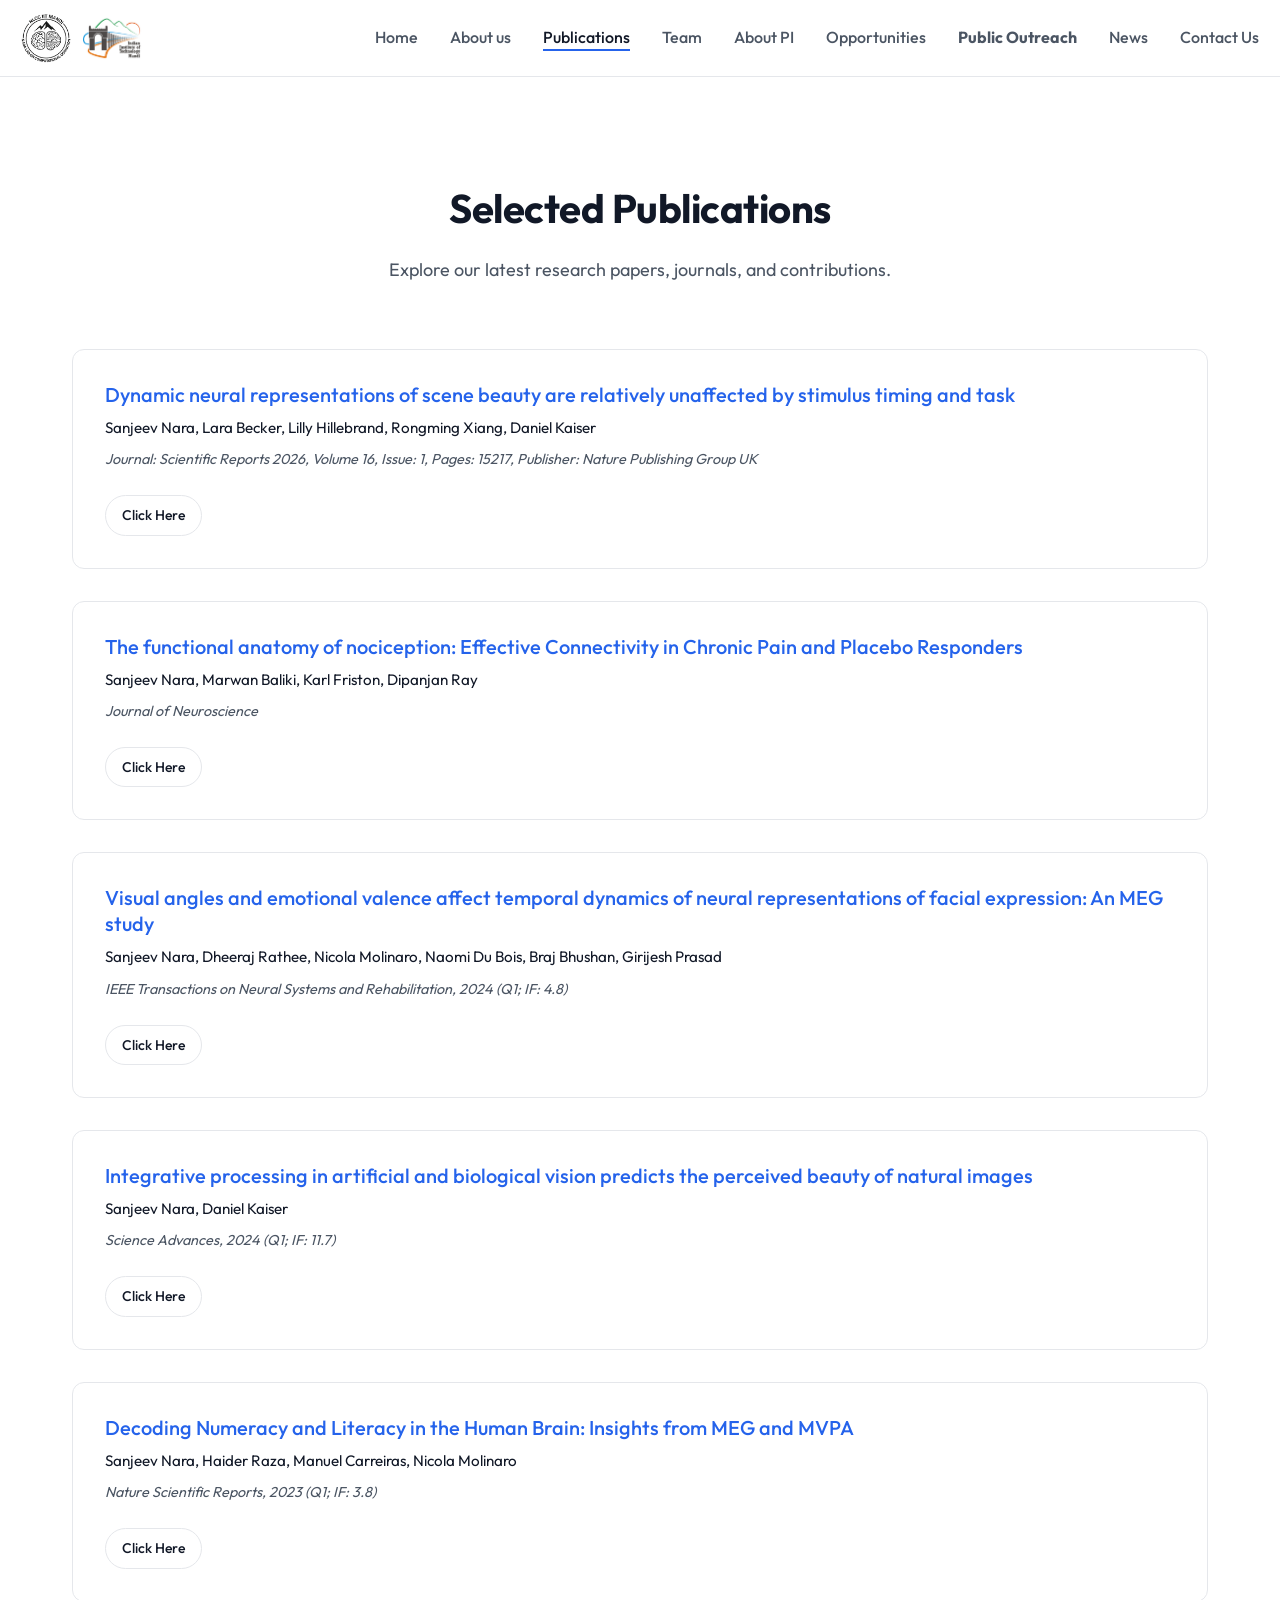
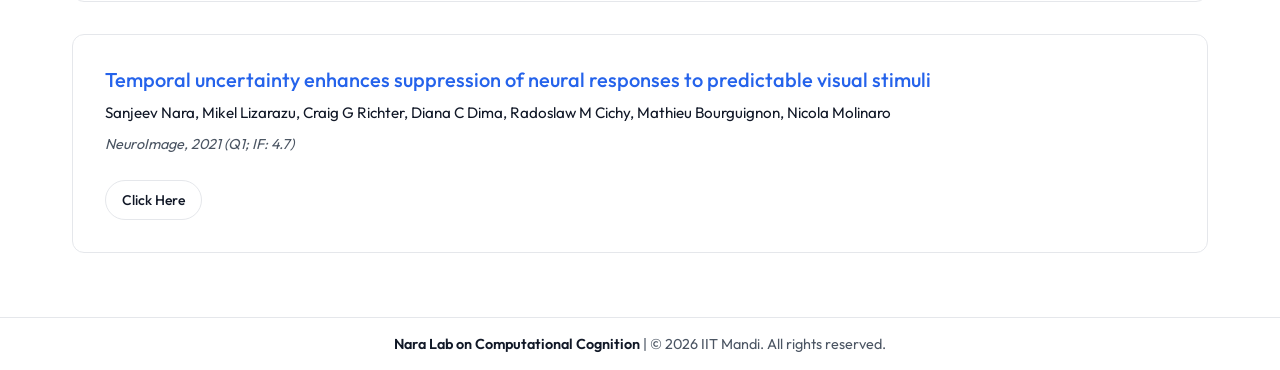
<file: publications.html>
<!doctype html>
<html lang="en">
  <head>
    <meta charset="UTF-8" />
    <meta name="viewport" content="width=device-width, initial-scale=1.0" />
    <title>Publications - NLCC</title>
    <meta
      name="description"
      content="Publications and research papers from Nara Lab on Computational Cognition."
    />
    <link rel="stylesheet" href="style.css" />
  </head>

  <body>
    <nav>
      <div class="nav-container">
        <a href="index.html" class="logo">
          <img src="images/logo.jpg" alt="NLCC Logo" class="logo-img" />
          <img src="images/iitlogo.png" alt="IIT Mandi Logo" class="logo-img" />
        </a>
        <div class="menu-toggle" id="mobile-menu">
          <span class="bar"></span>
          <span class="bar"></span>
          <span class="bar"></span>
        </div>
        <ul class="nav-links">
          <li><a href="index.html">Home</a></li>
          <li><a href="about.html">About us</a></li>
          <li><a href="./" class="active">Publications</a></li>
          <li><a href="team.html">Team</a></li>
          <li><a href="about_pi.html">About PI</a></li>
          <li><a href="opportunities.html">Opportunities</a></li>
          <li><a href="workshops.html" class="blink">Public Outreach</a></li>
          <li><a href="news.html">News</a></li>
          <li><a href="contact.html">Contact Us</a></li>
        </ul>
      </div>
    </nav>

    <main>
      <div class="container" style="padding-top: 6rem">
        <h1 class="section-title animate-fade-in">Selected Publications</h1>
        <p class="section-subtitle animate-fade-in delay-1">
          Explore our latest research papers, journals, and contributions.
        </p>

        <div class="grid" style="grid-template-columns: 1fr; gap: 2rem">

<div class="card animate-fade-in delay-1" style="padding: 2rem">
            <h3
              style="
                color: var(--accent);
                font-size: 1.25rem;
                font-weight: 500;
                margin-bottom: 0.5rem;
                line-height: 1.3;
              "
            >
              Dynamic neural representations of scene beauty are relatively unaffected by stimulus timing and task
            </h3>
            <p
              style="
                font-weight: 400;
                font-size: 0.95rem;
                color: var(--text-primary);
                margin-bottom: 0.5rem;
              "
            >
              Sanjeev Nara, Lara Becker, Lilly Hillebrand, Rongming Xiang, Daniel Kaiser
            </p>
            <p
              style="
                font-style: italic;
                color: var(--text-secondary);
                font-size: 0.9rem;
                margin-bottom: 1.5rem;
              "
            >
              Journal: Scientific Reports 2026, Volume 16, Issue: 1, Pages: 15217,
              Publisher: Nature Publishing Group UK
            </p>
            <a
              href="https://www.nature.com/articles/s41598-026-46149-x"
              class="btn btn-outline"
              style="margin-left: 0; padding: 0.5rem 1rem; font-size: 0.875rem"
              >Click Here</a
            >
          </div>

          

          <div class="card animate-fade-in delay-1" style="padding: 2rem">
            <h3
              style="
                color: var(--accent);
                font-size: 1.25rem;
                font-weight: 500;
                margin-bottom: 0.5rem;
                line-height: 1.3;
              "
            >
              The functional anatomy of nociception: Effective Connectivity in
              Chronic Pain and Placebo Responders
            </h3>
            <p
              style="
                font-weight: 400;
                font-size: 0.95rem;
                color: var(--text-primary);
                margin-bottom: 0.5rem;
              "
            >
              Sanjeev Nara, Marwan Baliki, Karl Friston, Dipanjan Ray
            </p>
            <p
              style="
                font-style: italic;
                color: var(--text-secondary);
                font-size: 0.9rem;
                margin-bottom: 1.5rem;
              "
            >
              Journal of Neuroscience
            </p>
            <a
              href="https://www.jneurosci.org/content/45/25/e1447242025.abstract"
              class="btn btn-outline"
              style="margin-left: 0; padding: 0.5rem 1rem; font-size: 0.875rem"
              >Click Here</a
            >
          </div>

          <div class="card animate-fade-in delay-2" style="padding: 2rem">
            <h3
              style="
                color: var(--accent);
                font-size: 1.25rem;
                font-weight: 500;
                margin-bottom: 0.5rem;
                line-height: 1.3;
              "
            >
              Visual angles and emotional valence affect temporal dynamics of
              neural representations of facial expression: An MEG study
            </h3>
            <p
              style="
                font-weight: 400;
                font-size: 0.95rem;
                color: var(--text-primary);
                margin-bottom: 0.5rem;
              "
            >
              Sanjeev Nara, Dheeraj Rathee, Nicola Molinaro, Naomi Du Bois, Braj
              Bhushan, Girijesh Prasad
            </p>
            <p
              style="
                font-style: italic;
                color: var(--text-secondary);
                font-size: 0.9rem;
                margin-bottom: 1.5rem;
              "
            >
              IEEE Transactions on Neural Systems and Rehabilitation, 2024 (Q1;
              IF: 4.8)
            </p>
            <a
              href="https://ieeexplore.ieee.org/document/10767601/"
              class="btn btn-outline"
              style="margin-left: 0; padding: 0.5rem 1rem; font-size: 0.875rem"
              >Click Here</a
            >
          </div>

          <div class="card animate-fade-in delay-1" style="padding: 2rem">
            <h3
              style="
                color: var(--accent);
                font-size: 1.25rem;
                font-weight: 500;
                margin-bottom: 0.5rem;
                line-height: 1.3;
              "
            >
              Integrative processing in artificial and biological vision
              predicts the perceived beauty of natural images
            </h3>
            <p
              style="
                font-weight: 400;
                font-size: 0.95rem;
                color: var(--text-primary);
                margin-bottom: 0.5rem;
              "
            >
              Sanjeev Nara, Daniel Kaiser
            </p>
            <p
              style="
                font-style: italic;
                color: var(--text-secondary);
                font-size: 0.9rem;
                margin-bottom: 1.5rem;
              "
            >
              Science Advances, 2024 (Q1; IF: 11.7)
            </p>
            <a
              href="https://www.science.org/doi/10.1126/sciadv.adi9294"
              class="btn btn-outline"
              style="margin-left: 0; padding: 0.5rem 1rem; font-size: 0.875rem"
              >Click Here</a
            >
          </div>

          <div class="card animate-fade-in delay-2" style="padding: 2rem">
            <h3
              style="
                color: var(--accent);
                font-size: 1.25rem;
                font-weight: 500;
                margin-bottom: 0.5rem;
                line-height: 1.3;
              "
            >
              Decoding Numeracy and Literacy in the Human Brain: Insights from
              MEG and MVPA
            </h3>
            <p
              style="
                font-weight: 400;
                font-size: 0.95rem;
                color: var(--text-primary);
                margin-bottom: 0.5rem;
              "
            >
              Sanjeev Nara, Haider Raza, Manuel Carreiras, Nicola Molinaro
            </p>
            <p
              style="
                font-style: italic;
                color: var(--text-secondary);
                font-size: 0.9rem;
                margin-bottom: 1.5rem;
              "
            >
              Nature Scientific Reports, 2023 (Q1; IF: 3.8)
            </p>
            <a
              href="https://www.nature.com/articles/s41598-023-37113-0"
              class="btn btn-outline"
              style="margin-left: 0; padding: 0.5rem 1rem; font-size: 0.875rem"
              >Click Here</a
            >
          </div>

          <div class="card animate-fade-in delay-1" style="padding: 2rem">
            <h3
              style="
                color: var(--accent);
                font-size: 1.25rem;
                font-weight: 500;
                margin-bottom: 0.5rem;
                line-height: 1.3;
              "
            >
              Temporal uncertainty enhances suppression of neural responses to
              predictable visual stimuli
            </h3>
            <p
              style="
                font-weight: 400;
                font-size: 0.95rem;
                color: var(--text-primary);
                margin-bottom: 0.5rem;
              "
            >
              Sanjeev Nara, Mikel Lizarazu, Craig G Richter, Diana C Dima,
              Radoslaw M Cichy, Mathieu Bourguignon, Nicola Molinaro
            </p>
            <p
              style="
                font-style: italic;
                color: var(--text-secondary);
                font-size: 0.9rem;
                margin-bottom: 1.5rem;
              "
            >
              NeuroImage, 2021 (Q1; IF: 4.7)
            </p>
            <a
              href="https://www.sciencedirect.com/science/article/pii/S1053811921005905"
              class="btn btn-outline"
              style="margin-left: 0; padding: 0.5rem 1rem; font-size: 0.875rem"
              >Click Here</a
            >
          </div>
        </div>
      </div>
    </main>

    <!-- <footer>
        <div class="footer-content">
            <div class="footer-logo">Nara Lab on Computational Cognition</div>
            <p>&copy; 2026 NLCC. All rights reserved.</p>
        </div>
    </footer> -->
    <footer>
      <div class="footer-content">
        <p>
          <strong>Nara Lab on Computational Cognition</strong> | © 2026 IIT
          Mandi. All rights reserved.
        </p>
      </div>
    </footer>

    <!-- Add a simple IntersectionObserver script to trigger animations on scroll -->
    <script>
      document.addEventListener("DOMContentLoaded", () => {
        const observer = new IntersectionObserver(
          (entries) => {
            entries.forEach((entry) => {
              if (entry.isIntersecting) {
                entry.target.classList.add("animate-fade-in");
                observer.unobserve(entry.target);
              }
            });
          },
          {
            threshold: 0.1,
          },
        );

        document.querySelectorAll(".card").forEach((el) => {
          // Remove animation initially for items not in viewport
          el.style.opacity = "0";
          el.classList.remove("animate-fade-in", "delay-1", "delay-2");
          observer.observe(el);
        });
      });
    </script>

    <script>
      document.addEventListener("DOMContentLoaded", () => {
        const mobileMenu = document.getElementById("mobile-menu");
        const navLinks = document.querySelector(".nav-links");
        if (mobileMenu) {
          mobileMenu.addEventListener("click", () => {
            navLinks.classList.toggle("active");
            mobileMenu.classList.toggle("active");
          });
        }
      });
    </script>
  </body>
</html>
</file>
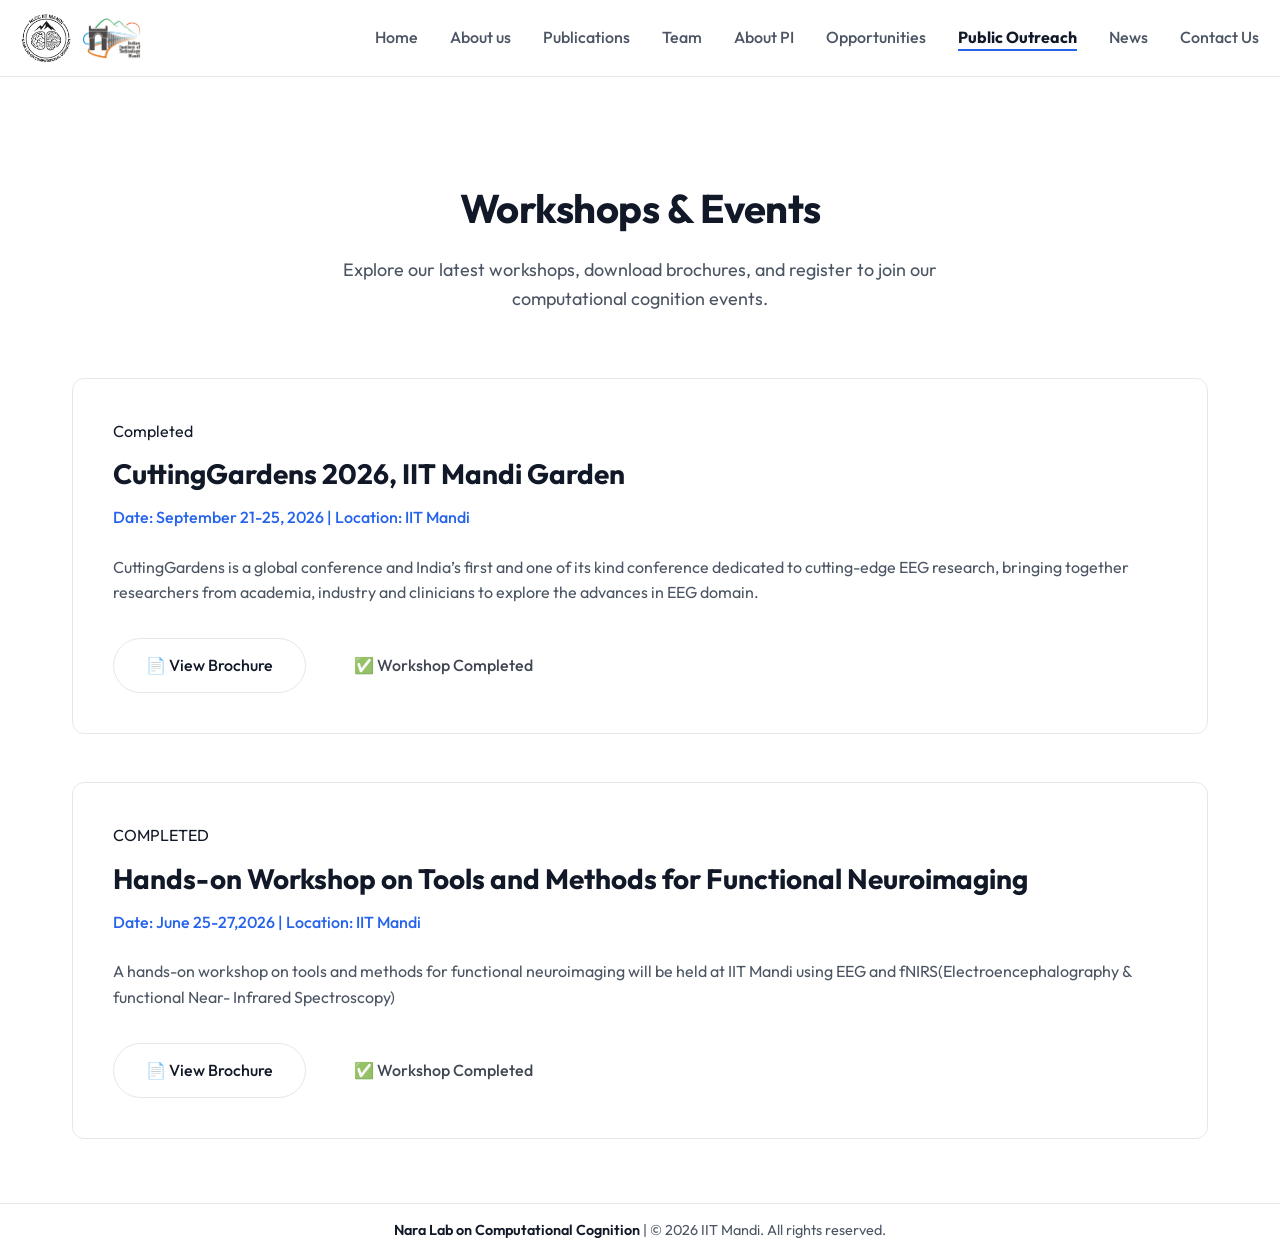
<file: workshops.html>
<!doctype html>
<html lang="en">
  <head>
    <meta charset="UTF-8" />
    <meta name="viewport" content="width=device-width, initial-scale=1.0" />
    <title>Workshops - NLCC</title>
    <meta
      name="description"
      content="Upcoming and past workshops by Nara Lab on Computational Cognition."
    />
    <link rel="stylesheet" href="style.css" />
  </head>

  <body>
    <nav>
      <div class="nav-container">
        <a href="index.html" class="logo">
          <img src="images/logo.jpg" alt="NLCC Logo" class="logo-img" />
          <img src="images/iitlogo.png" alt="IIT Mandi Logo" class="logo-img" />
        </a>
        <div class="menu-toggle" id="mobile-menu">
          <span class="bar"></span>
          <span class="bar"></span>
          <span class="bar"></span>
        </div>
        <ul class="nav-links">
          <li><a href="index.html">Home</a></li>
          <li><a href="about.html">About us</a></li>
          <li><a href="publications.html">Publications</a></li>
          <li><a href="team.html">Team</a></li>
          <li><a href="about_pi.html">About PI</a></li>
          <li><a href="opportunities.html">Opportunities</a></li>
          <li>
            <a href="./" class="active blink"
              >Public Outreach</a
            >
          </li>
          <li><a href="news.html">News</a></li>
          <li><a href="contact.html">Contact Us</a></li>
        </ul>
      </div>
    </nav>

    <main>
      <div class="container" style="padding-top: 6rem">
        <h1 class="section-title animate-fade-in">Workshops & Events</h1>
        <p class="section-subtitle animate-fade-in delay-1">
          Explore our latest workshops, download brochures, and register to join
          our computational cognition events.
        </p>
        <section style="margin-bottom: 4rem">
          <!-- <div
            class="card"
            style="display: flex; flex-direction: column; gap: 1rem"
          >
            <span
              style="
                background: var(--accent);
                color: white;
                padding: 0.3rem 0.8rem;
                border-radius: 999px;
                width: max-content;
                font-size: 0.8rem;
                font-weight: 700;
              ">COMING SOON
            </span>

            <h3 style="margin: 0">Upcoming Workshop</h3>

            <p style="color: var(--text-secondary)">
              Details of our next workshop or outreach event will be announced
              soon.
            </p>
          </div> -->
        </section>

        <div class="grid" style="grid-template-columns: 1fr; gap: 3rem">

          <div
            class="card animate-fade-in delay-1"
            style="display: flex; flex-direction: column; gap: 1rem"
          >
            <div
              style="
                display: flex;
                justify-content: space-between;
                align-items: center;
                flex-wrap: wrap;
                gap: 1rem;
              "
            >
              <div>
                <span class="badge completed">Completed</span>
                <h3
                  style="
                    color: var(--text-primary);
                    font-size: 1.75rem;
                    margin-top: 0.5rem;
                    margin-bottom: 0.5rem;
                  "
                >
                  CuttingGardens 2026, IIT Mandi Garden 
                </h3>
                <p
                  style="
                    font-weight: 500;
                    font-size: 1rem;
                    color: var(--accent);
                    margin-bottom: 0.5rem;
                  "
                >
                  Date: September 21-25, 2026 | Location: IIT Mandi
                </p>
              </div>
            </div>
            <p style="color: var(--text-secondary)">
              CuttingGardens is a global conference and India’s first 
              and one of its kind conference dedicated to cutting-edge 
              EEG research, bringing together researchers from academia,
              industry and clinicians to explore the advances in EEG 
              domain.
            </p>

            <div
              style="
                margin-top: 1rem;
                display: flex;
                gap: 1rem;
                flex-wrap: wrap;
              "
            >
              <a
                href="https://docs.google.com/document/d/1Se0MpSeBN2lmTTvkwkgbKmtM8bPNrD0UoVcjnFyfhnU/edit?tab=t.0"
                class="btn btn-outline"
                style="
                  margin-left: 0;
                  display: inline-flex;
                  align-items: center;
                  gap: 0.5rem;
                "
                target="_blank"
              >
                📄 View Brochure
              </a>
              <span
                class="btn btn-secondary"
                style="
                  margin-left: 0;
                  display: inline-flex;
                  align-items: center;
                  gap: 0.5rem;
                  cursor: default;
                  opacity: 0.8;
                "
              >
                ✅ Workshop Completed
              </span>
            </div>
          </div>

          <div
            class="card animate-fade-in delay-1"
            style="display: flex; flex-direction: column; gap: 1rem"
          >
            <div
              style="
                display: flex;
                justify-content: space-between;
                align-items: center;
                flex-wrap: wrap;
                gap: 1rem;
              "
            >
              <div>
                <!-- <span
                                style="background-color: var(--accent); color: white; padding: 0.25rem 0.75rem; border-radius: 9999px; font-size: 0.8rem; font-weight: 700; text-transform: uppercase;">Upcoming</span> -->
                <span class="badge completed">COMPLETED</span>
                <h3
                  style="
                    color: var(--text-primary);
                    font-size: 1.75rem;
                    margin-top: 0.5rem;
                    margin-bottom: 0.5rem;
                  "
                >
                  Hands-on Workshop on Tools and Methods for Functional
                  Neuroimaging
                </h3>
                <p
                  style="
                    font-weight: 500;
                    font-size: 1rem;
                    color: var(--accent);
                    margin-bottom: 0.5rem;
                  "
                >
                  Date: June 25-27,2026 | Location: IIT Mandi
                </p>
              </div>
            </div>
            <p style="color: var(--text-secondary)">
              A hands-on workshop on tools and methods for functional
              neuroimaging will be held at IIT Mandi using EEG and
              fNIRS(Electroencephalography & functional Near- Infrared
              Spectroscopy)
            </p>

            <div
              style="
                margin-top: 1rem;
                display: flex;
                gap: 1rem;
                flex-wrap: wrap;
              "
            >
              <a
                href="docs/workshop brochure.pdf"
                class="btn btn-outline"
                style="
                  margin-left: 0;
                  display: inline-flex;
                  align-items: center;
                  gap: 0.5rem;
                "
                target="_blank"
              >
                📄 View Brochure
              </a>
              <!--<a href="https://forms.gle/Y5eXwC6tQJ8hCMTz6" class="btn btn-primary"
                            style="margin-left: 0; display: inline-flex; align-items: center; gap: 0.5rem;"
                            onclick="event.preventDefault(); alert('Redirecting to the Registration Portal...');">
                            ✅ Pre Registration
                        </a>-->
              <!-- <a href="https://forms.gle/Y5eXwC6tQJ8hCMTz6" class="btn btn-primary"
                            style="margin-left: 0; display: inline-flex; align-items: center; gap: 0.5rem;"
                            target="_blank">
                            ✅ Pre Registration
                        </a> -->
              <span
                class="btn btn-secondary"
                style="
                  margin-left: 0;
                  display: inline-flex;
                  align-items: center;
                  gap: 0.5rem;
                  cursor: default;
                  opacity: 0.8;
                "
              >
                ✅ Workshop Completed
              </span>
            </div>
          </div>
        </div>
      </div>
    </main>

    <footer>
      <div class="footer-content">
        <p>
          <strong>Nara Lab on Computational Cognition</strong> | © 2026 IIT
          Mandi. All rights reserved.
        </p>
      </div>
    </footer>
    <script>
      document.addEventListener("DOMContentLoaded", () => {
        const observer = new IntersectionObserver(
          (entries) => {
            entries.forEach((entry) => {
              if (entry.isIntersecting) {
                entry.target.classList.add("animate-fade-in");
                observer.unobserve(entry.target);
              }
            });
          },
          {
            threshold: 0.1,
          },
        );

        document.querySelectorAll(".card").forEach((el) => {
          el.style.opacity = "0";
          el.classList.remove("animate-fade-in", "delay-1", "delay-2");
          observer.observe(el);
        });
      });
    </script>

    <script>
      document.addEventListener("DOMContentLoaded", () => {
        const mobileMenu = document.getElementById("mobile-menu");
        const navLinks = document.querySelector(".nav-links");
        if (mobileMenu) {
          mobileMenu.addEventListener("click", () => {
            navLinks.classList.toggle("active");
            mobileMenu.classList.toggle("active");
          });
        }
      });
    </script>
  </body>
</html>
</file>
<file: style.css>
@import url('https://fonts.googleapis.com/css2?family=Outfit:wght@300;400;500;700&display=swap');



@media (max-width: 768px) {
    .logo {
        height: 50px;
    }

    .logo-img {
        max-height: 40px;
    }
}
    
:root {
    --bg-primary: #ffffff;
    --bg-secondary: #f3f4f6;
    --text-primary: #111827;
    --text-secondary: #4b5563;
    --accent: #2563eb;
    --accent-hover: #1d4ed8;
    --border: #e5e7eb;
    --radius: 12px;
    --shadow-sm: 0 1px 2px 0 rgb(0 0 0 / 0.05);
    --shadow-md: 0 4px 6px -1px rgb(0 0 0 / 0.1), 0 2px 4px -2px rgb(0 0 0 / 0.1);
    --shadow-lg: 0 10px 15px -3px rgb(0 0 0 / 0.1), 0 4px 6px -4px rgb(0 0 0 / 0.1);
    --transition: all 0.3s cubic-bezier(0.4, 0, 0.2, 1);
}

* {
    margin: 0;
    padding: 0;
    box-sizing: border-box;
}

html {
    background-color: var(--bg-primary);
    overflow-y: scroll;
}

body {
    font-family: 'Outfit', sans-serif;
    background-color: transparent;
    color: var(--text-primary);
    line-height: 1.6;
    display: flex;
    flex-direction: column;
    min-height: 100vh;
    -webkit-font-smoothing: antialiased;
    position: relative;
    /* Ensure body can hold absolute/fixed items properly */
}

/* Canvas Animation */
#neuronCanvas {
    position: fixed;
    top: 0;
    left: 0;
    width: 100vw;
    height: 100vh;
    z-index: -1;
    pointer-events: none;
    /* Let clicks pass through to content */
}

/* Animations */
@keyframes fadeIn {
    from {
        opacity: 0;
        transform: translateY(20px);
    }

    to {
        opacity: 1;
        transform: translateY(0);
    }
}

.animate-fade-in {
    animation: fadeIn 0.8s ease-out forwards;
}

.delay-1 {
    animation-delay: 0.2s;
}

.delay-2 {
    animation-delay: 0.4s;
}

/* Navigation */
nav {
    position: fixed;
    top: 0;
    width: 100%;
    background: rgba(255, 255, 255, 0.8);
    backdrop-filter: blur(12px);
    -webkit-backdrop-filter: blur(12px);
    border-bottom: 1px solid var(--border);
    z-index: 1000;
    transition: var(--transition);
}

.nav-container {
    /* max-width: 1200px; */
    max-width: 98%;
    margin: 0 auto;
    padding: 0.5rem 0.5rem;
    display: flex;
    justify-content: space-between;
    align-items: center;
}


.logo-img {
    height: 100%;      /* fill parent height */
    max-height: 50px;  /* prevent oversized scaling */
    width: auto;       /* keep aspect ratio */
    object-fit: contain;
}

.logo {
    display: flex;
    align-items: center;
    gap: 10px;

    text-decoration: none;
    height: 60px;   /* navbar height control */
}

.logo span {
    color: var(--accent);
}

.nav-links {
    display: flex;
    gap: 2rem;
    list-style: none;
}

.nav-links a {
    text-decoration: none;
    color: var(--text-secondary);
    font-weight: 500;
    font-size: 1rem;
    transition: var(--transition);
    position: relative;
}

.nav-links a::after {
    content: '';
    position: absolute;
    width: 0;
    height: 2px;
    bottom: -4px;
    left: 0;
    background-color: var(--accent);
    transition: var(--transition);
}

.nav-links a:hover,
.nav-links a.active {
    color: var(--text-primary);
}

.nav-links a:hover::after,
.nav-links a.active::after {
    width: 100%;
}

@keyframes blinkText {
    0% { color: var(--accent); opacity: 1; transform: scale(1); }
    50% { color: #ef4444; opacity: 0.8; transform: scale(1.05); }
    100% { color: var(--accent); opacity: 1; transform: scale(1); }
}

.nav-links a.blink {
    animation: blinkText 1.5s infinite alternate;
    font-weight: 700;
}

.menu-toggle {
    display: none;
    flex-direction: column;
    cursor: pointer;
    gap: 5px;
    z-index: 1001;
}

.menu-toggle .bar {
    width: 25px;
    height: 3px;
    background-color: var(--text-primary);
    transition: all 0.3s ease-in-out;
    border-radius: 3px;
}

/* Layout */
main {
    flex: 1;
    margin-top: 80px;
    /* To offset fixed nav */
}

.container {
    max-width: 1200px;
    margin: 0 auto;
    padding: 4rem 2rem;
}

/* Hero Section */
.hero {
    min-height: calc(100vh - 80px);
    display: flex;
    align-items: center;
    justify-content: center;
    text-align: center;
    padding: 2rem;
    background: radial-gradient(circle at top right, rgba(37, 99, 235, 0.05), transparent 50%),
        radial-gradient(circle at bottom left, rgba(37, 99, 235, 0.05), transparent 50%);
}

.hero-content {
    max-width: 800px;
    opacity: 0;
}

.hero h1 {
    font-size: 4rem;
    font-weight: 700;
    line-height: 1.1;
    margin-bottom: 1.5rem;
    letter-spacing: -1px;
}

.hero p {
    font-size: 1.25rem;
    color: var(--text-secondary);
    margin-bottom: 2.5rem;
    max-width: 600px;
    margin-left: auto;
    margin-right: auto;
}


.btn {
    display: inline-block;
    padding: 0.875rem 2rem;
    border-radius: 9999px;
    font-weight: 500;
    text-decoration: none;
    transition: var(--transition);
    cursor: pointer;
    border: none;
}

.btn-primary {
    background-color: var(--text-primary);
    color: white;
}

.btn-primary:hover {
    background-color: var(--accent);
    transform: translateY(-2px);
    box-shadow: var(--shadow-md);
}

.btn-outline {
    background-color: transparent;
    color: var(--text-primary);
    border: 1px solid var(--border);
    margin-left: 1rem;
}

.btn-outline:hover {
    border-color: var(--text-primary);
    background-color: var(--bg-secondary);
}
/* Updated Start */

/* .user-profile {
    display: inline-flex;      
    width: fit-content;
    height: 51px;
    padding: 2px;
    border-radius: 15px;
    cursor: pointer;
    transition: 0.3s ease;

    background: linear-gradient(
        to bottom right,
        #2e8eff 0%,
        rgba(46, 142, 255, 0) 30%
    );
    background-color: rgba(46, 142, 255, 0.2);

    align-items: center;
    justify-content: center;

    text-decoration: none;                            
}

.user-profile:hover,
.user-profile:focus {
    background-color: rgba(46, 142, 255, 0.7);
    box-shadow: 0 0 10px rgba(46, 142, 255, 0.5);
    outline: none;
}

.user-profile-inner {
    width: auto;               
    min-width: 127px;          
    height: 47px;
    padding: 0 24px;          
    border-radius: 13px;
    background: #1a1a1a;

    display: flex;
    align-items: center;
    justify-content: center;
    gap: 15px;

    transition: transform 0.3s ease;
}

.user-profile:hover .user-profile-inner {
    transform: scale(1.03);
}

.user-profile-inner span {
    color: white;
    font-size: 18px;
    font-weight: 600;
    white-space: nowrap;
}

.user-profile-inner svg {
    width: 27px;
    height: 27px;
    fill: white;
    flex-shrink: 0;            
} */
.hero-buttons{
    display:flex;
    justify-content:center;
    align-items:center;
    gap:24px;      /* Perfect spacing */
    margin-top:2.5rem;
    flex-wrap:wrap;
}
.gradient-btn{
    position:relative;
    display:inline-block;
    text-decoration:none;
    border-radius:16px;
    overflow:hidden;
    transition:.3s;
}

.gradient-border{
    position:absolute;
    inset:0;
    background:linear-gradient(90deg,#2dd4bf,#3b82f6,#9333ea);
    opacity:0;
    transition:.5s;
}

.gradient-content{
    position:relative;
    display:flex;
    align-items:center;
    gap:10px;

    padding:14px 26px;
    margin:2px;

    background:#111827;
    border-radius:14px;
    color:#fff;
    font-weight:600;
}

.text{
    transition:.4s;
}

.arrow-icon{
    width:22px;
    height:22px;
    fill:white;
    transition:.4s;
    flex-shrink:0;
}

.gradient-btn:hover{
    transform:scale(1.05);
}

.gradient-btn:hover .gradient-border{
    opacity:1;
}

.gradient-btn:hover .text,
.gradient-btn:hover .arrow-icon{
    transform:translateX(4px);
}
/* Updated End */

/* Sections */
.section-title {
    font-size: 2.5rem;
    font-weight: 700;
    margin-bottom: 1rem;
    text-align: center;
    letter-spacing: -0.5px;
}

.section-subtitle {
    text-align: center;
    color: var(--text-secondary);
    margin-bottom: 4rem;
    font-size: 1.125rem;
    max-width: 600px;
    margin-left: auto;
    margin-right: auto;
}

/* Cards (for team and features) */
.grid {
    display: grid;
    grid-template-columns: repeat(auto-fit, minmax(300px, 1fr));
    gap: 2rem;
}

.card {
    background: var(--bg-primary);
    border: 1px solid var(--border);
    border-radius: var(--radius);
    padding: 2.5rem;
    transition: var(--transition);
    opacity: 0;
}

.card:hover {
    transform: translateY(-5px);
    box-shadow: var(--shadow-lg);
    border-color: transparent;
}

.card h3 {
    font-size: 1.5rem;
    margin-bottom: 1rem;
    color: var(--text-primary);
}

.card p {
    color: var(--text-secondary);
}

/* Team Specific */
.team-member {
    text-align: center;
    padding: 2rem;
}

.member-image {
    width: 120px;
    height: 120px;
    border-radius: 50%;
    margin: 0 auto 1.5rem;
    background-color: var(--bg-secondary);
    display: flex;
    align-items: center;
    justify-content: center;
    font-size: 2.5rem;
    color: var(--text-secondary);
    border: 4px solid var(--bg-primary);
    box-shadow: var(--shadow-md);
    transition: var(--transition);
}

.team-member:hover .member-image {
    transform: scale(1.05);
    border-color: var(--accent);
    color: var(--accent);
}

.member-role {
    color: var(--accent);
    font-weight: 500;
    margin-bottom: 1rem;
    font-size: 0.9rem;
    text-transform: uppercase;
    letter-spacing: 1px;
}

/* Contact Specific */
.contact-wrapper {
    display: grid;
    grid-template-columns: 1fr 1fr;
    gap: 4rem;
    background: var(--bg-primary);
    border-radius: var(--radius);
    border: 1px solid var(--border);
    overflow: hidden;
    opacity: 0;
}

.contact-info {
    padding: 4rem;
    background: var(--text-primary);
    color: white;
}

.contact-info h3 {
    color: white;
    font-size: 2rem;
    margin-bottom: 2rem;
}

.info-item {
    margin-bottom: 2rem;
}

.info-item h4 {
    font-size: 0.875rem;
    text-transform: uppercase;
    letter-spacing: 1px;
    color: #9ca3af;
    margin-bottom: 0.5rem;
}

.info-item p {
    font-size: 1.125rem;
    color: #f3f4f6;
}

.contact-form {
    padding: 4rem 4rem 4rem 0;
}

.form-group {
    margin-bottom: 1.5rem;
}

.form-group label {
    display: block;
    margin-bottom: 0.5rem;
    font-weight: 500;
    color: var(--text-primary);
}

.form-control {
    width: 100%;
    padding: 0.875rem 1rem;
    border: 1px solid var(--border);
    border-radius: 8px;
    font-family: inherit;
    font-size: 1rem;
    transition: var(--transition);
    background-color: var(--bg-primary);
}

.form-control:focus {
    outline: none;
    border-color: var(--accent);
    box-shadow: 0 0 0 3px rgba(37, 99, 235, 0.1);
}

textarea.form-control {
    min-height: 150px;
    resize: vertical;
}

/* Footer */
/* footer {
    background-color: var(--bg-primary);
    border-top: 1px solid var(--border);
    padding: 3rem 2rem;
    text-align: center;
    color: var(--text-secondary);
    margin-top: auto;
}

.footer-content {
    max-width: 1200px;
    margin: 0 auto;
    display: flex;
    flex-direction: column;
    align-items: center;
    gap: 1rem;
}

.footer-logo {
    font-weight: 700;
    color: var(--text-primary);
    font-size: 1.25rem;
} */
 footer {
    background: var(--bg-primary);
    border-top: 1px solid var(--border);
    padding: 0.9rem 1rem;
    text-align: center;
}

.footer-content p {
    margin: 0;
    font-size: 0.9rem;
    color: var(--text-secondary);
}

.footer-content strong {
    color: var(--text-primary);
    font-weight: 600;
}

/* Responsive */
@media (max-width: 768px) {
    .menu-toggle {
        display: flex;
    }
    
    .nav-links {
        display: none;
        flex-direction: column;
        position: absolute;
        top: 100%;
        left: 0;
        width: 100%;
        background: rgba(255, 255, 255, 0.98);
        backdrop-filter: blur(12px);
        -webkit-backdrop-filter: blur(12px);
        padding: 1rem 0;
        box-shadow: var(--shadow-md);
        border-bottom: 1px solid var(--border);
        gap: 0;
    }
    
    .nav-links.active {
        display: flex;
    }
    
    .nav-links a {
        display: block;
        padding: 1rem;
        text-align: center;
        width: 100%;
    }

    .nav-links a::after {
        display: none;
    }

    .menu-toggle.active .bar:nth-child(1) {
        transform: translateY(8px) rotate(45deg);
    }
    .menu-toggle.active .bar:nth-child(2) {
        opacity: 0;
    }
    .menu-toggle.active .bar:nth-child(3) {
        transform: translateY(-8px) rotate(-45deg);
    }

    .hero h1 {
        font-size: 2.5rem;
    }

    .contact-wrapper {
        grid-template-columns: 1fr;
    }

    .contact-form {
        padding: 2rem;
    }

    .contact-info {
        padding: 2rem;
    }

    .btn-outline {
        margin-left: 0;
        margin-top: 1rem;
        display: block;
    }
}
</file>
